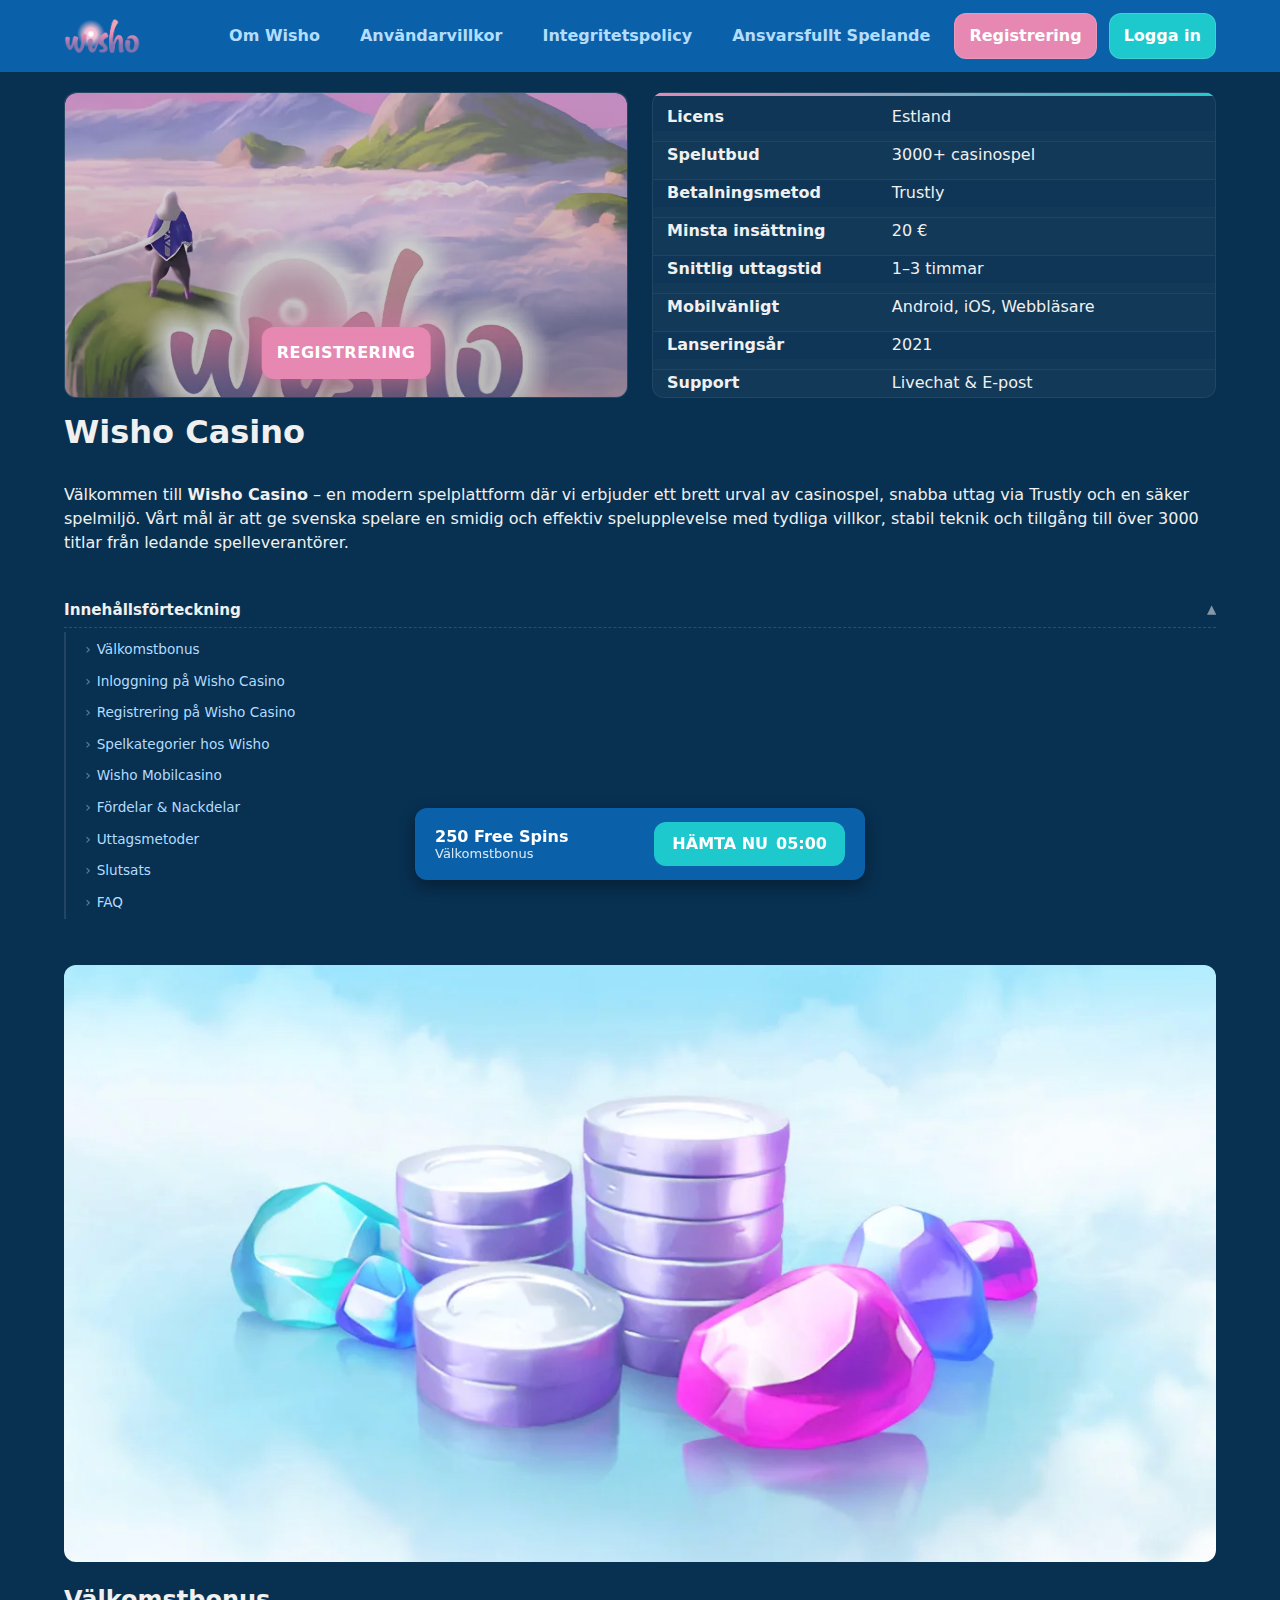
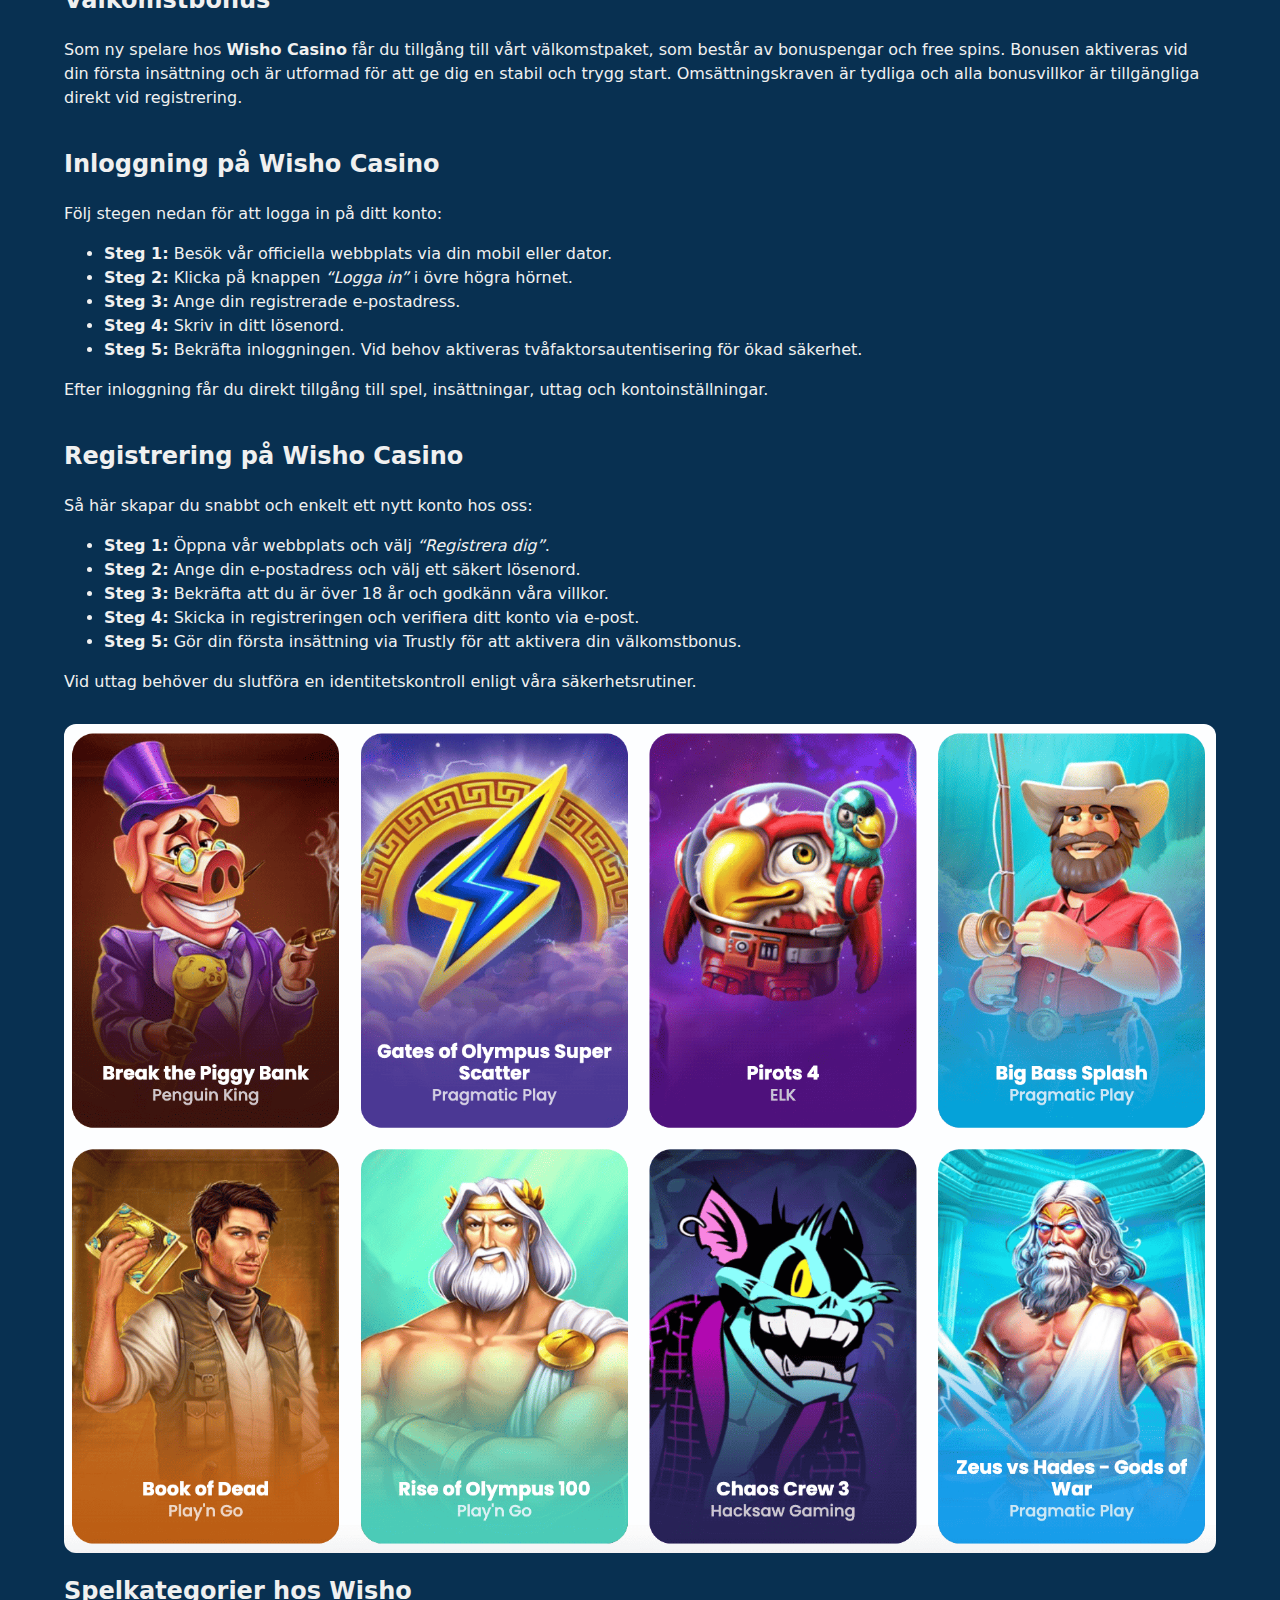
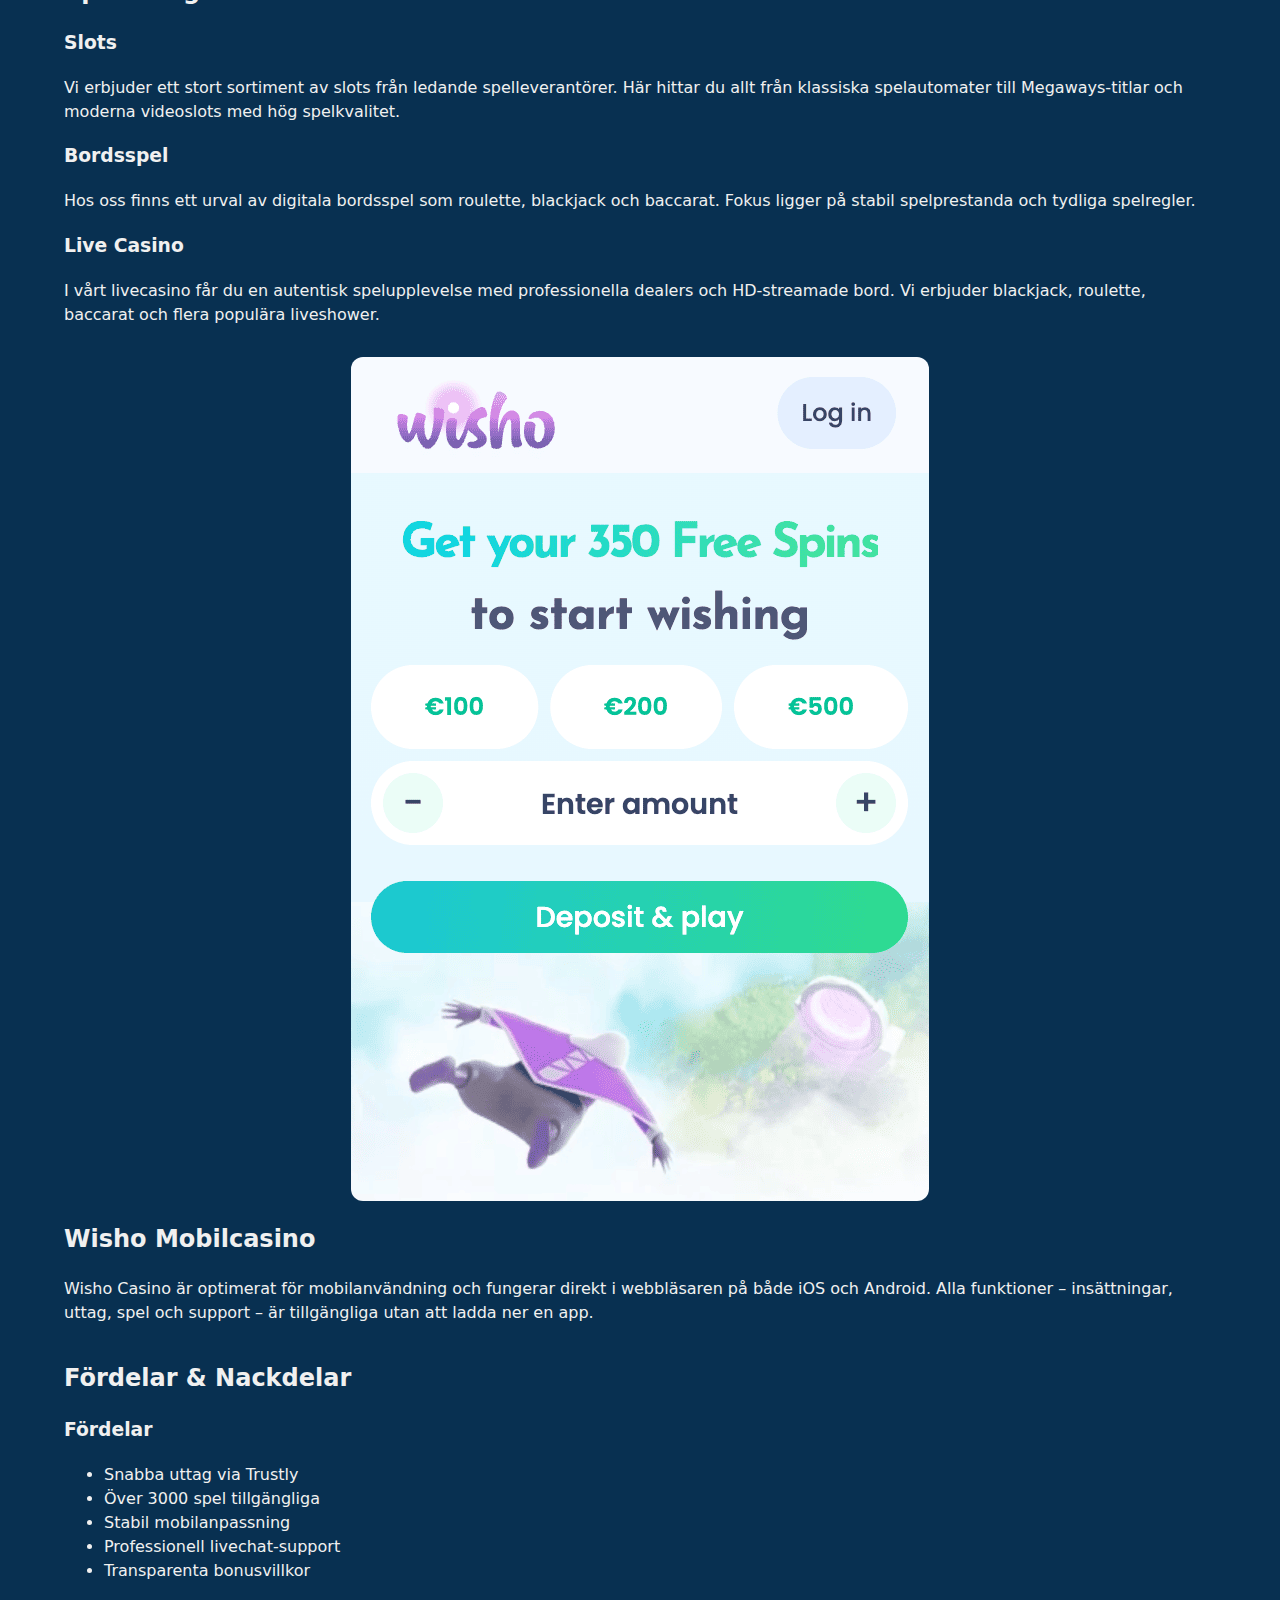
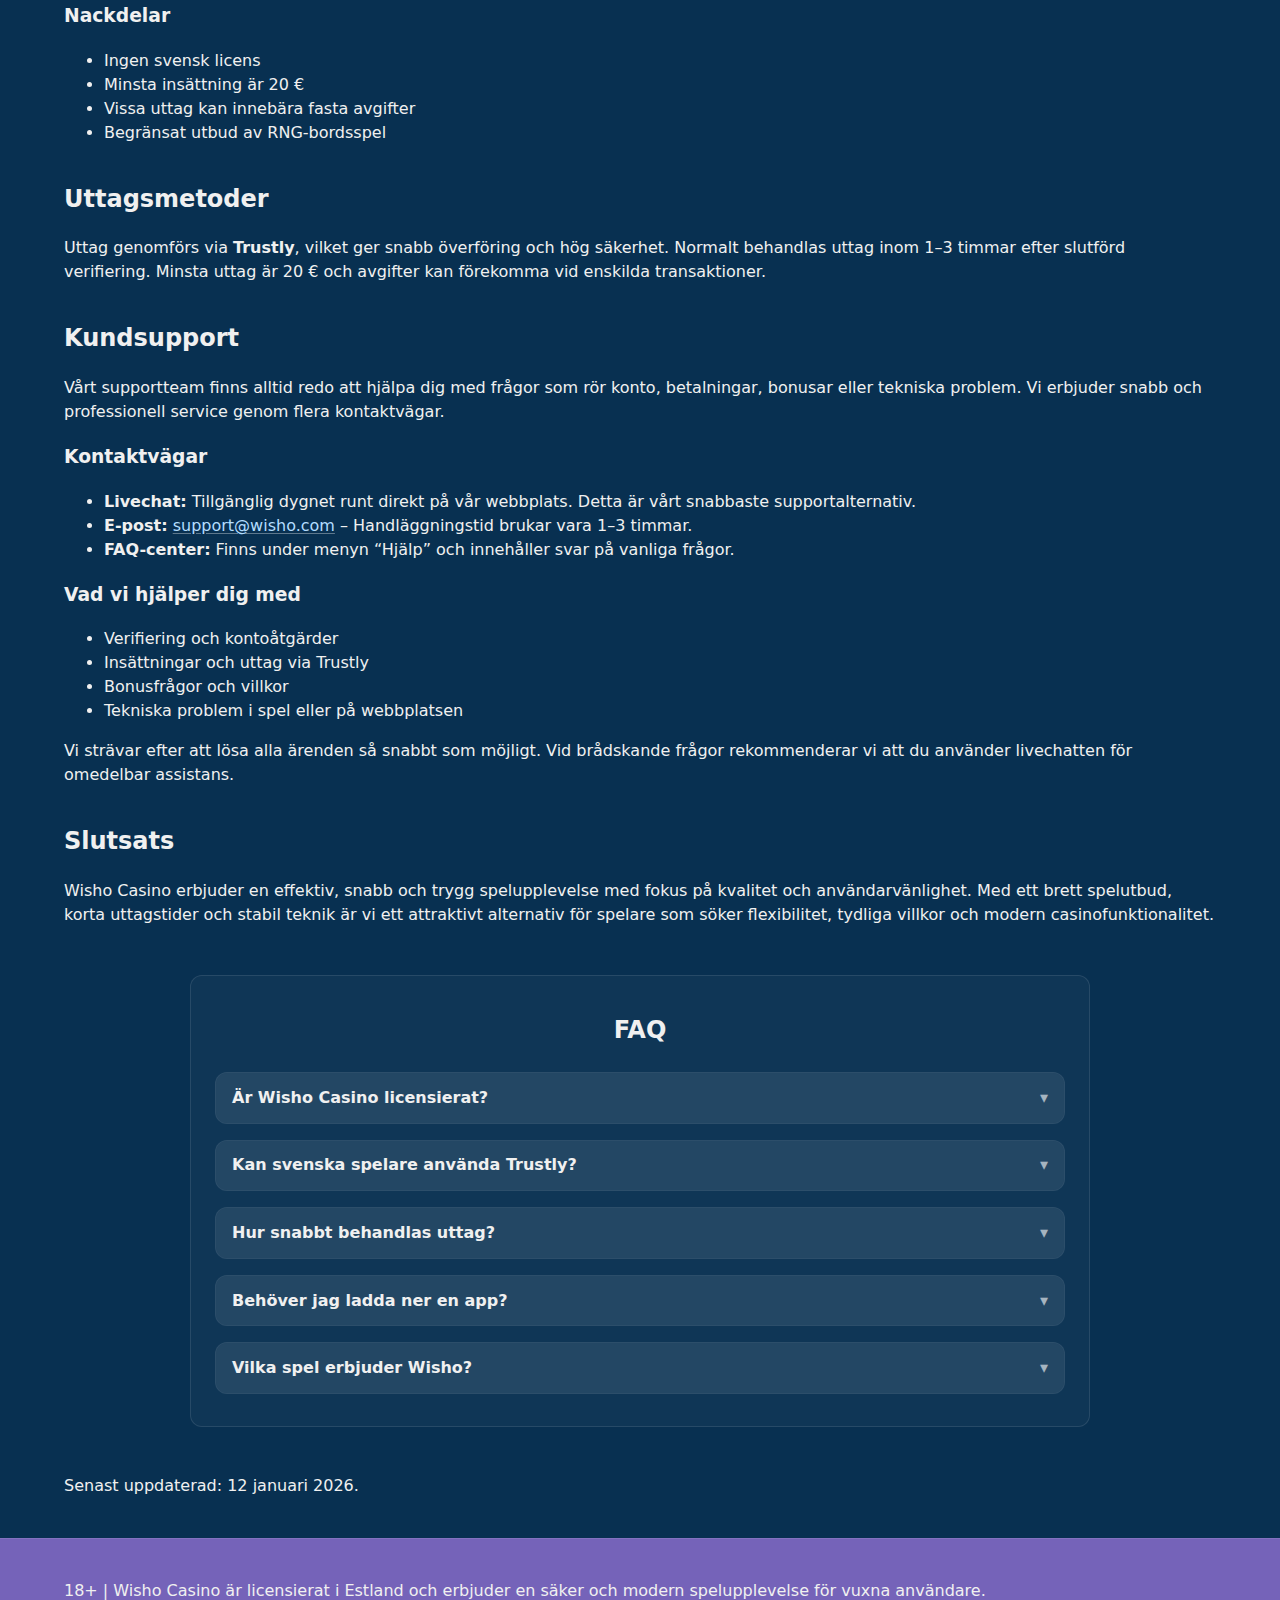
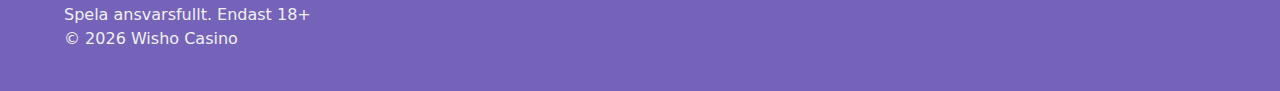
<file: index.html>
<!doctype html>
<html lang="sv-SE">
<head>
  <meta charset="utf-8"/>
  <meta name="viewport" content="width=device-width,initial-scale=1"/>
  <title>Wisho Casino – Välkomstbonus &amp; Snabba Uttag</title>
  <meta name="description" content="Wisho Casino erbjuder exklusiva bonusar, snabba uttag och ett brett utbud av spel. Spela med riktiga pengar, delta i live casino och njut av en trygg och snabb spelupplevelse. Registrera dig nu!"/>
  <meta name="robots" content="index, follow">
  <meta property="og:type" content="website"/>
  <meta property="og:locale" content="sv-SE"/>
  <meta property="og:title" content="Wisho Casino – Välkomstbonus &amp; Snabba Uttag"/>
  <meta property="og:description" content="Wisho Casino erbjuder exklusiva bonusar, snabba uttag och ett brett utbud av spel. Spela med riktiga pengar, delta i live casino och njut av en trygg och snabb spelupplevelse. Registrera dig nu!"/>
  <meta property="og:url" content="https://wishocasino.app/"/>
  <meta property="og:site_name" content="Wisho Casino – Välkomstbonus &amp; Snabba Uttag"/>
  <meta property="og:image" content="./assets/logo_wisho.webp"/>
  <meta name="twitter:card" content="summary_large_image"/>
  <meta name="twitter:title" content="Wisho Casino – Välkomstbonus &amp; Snabba Uttag"/>
  <meta name="twitter:description" content="Wisho Casino erbjuder exklusiva bonusar, snabba uttag och ett brett utbud av spel. Spela med riktiga pengar, delta i live casino och njut av en trygg och snabb spelupplevelse. Registrera dig nu!"/>
  <meta name="twitter:image" content="./assets/logo_wisho.webp"/>
  <link rel="stylesheet" href="./styles.css"/>
  
<link rel="icon" type="image/png" sizes="16x16" href="favicon/favicon-16x16.png">
<link rel="icon" type="image/png" sizes="32x32" href="favicon/favicon-32x32.png">
<link rel="icon" type="image/png" sizes="48x48" href="favicon/favicon-48x48.png">
<link rel="icon" type="image/png" sizes="64x64" href="favicon/favicon-64x64.png">
<link rel="icon" type="image/png" sizes="96x96" href="favicon/favicon-96x96.png">
<link rel="icon" type="image/png" sizes="128x128" href="favicon/favicon-128x128.png">
<link rel="icon" type="image/png" sizes="192x192" href="favicon/favicon-192x192.png">
<link rel="icon" type="image/png" sizes="512x512" href="favicon/favicon-512x512.png">
<link rel="apple-touch-icon" sizes="180x180" href="favicon/apple-touch-icon.png">
  <link rel="canonical" href="https://wishocasino.app/"/>
  <link rel="alternate" hreflang="sv-SE" href="https://wishocasino.app/"/>
  
  <script type="application/ld+json">
{
  "@context": "https://schema.org",
  "@graph": [
    {
      "@type": "WebPage",
      "@id": "https://wishocasino.app/#webpage",
      "url": "https://wishocasino.app/",
      "name": "Wisho Casino – Snabba Uttag & Trustly Betalningar",
      "headline": "Wisho Casino Sverige – Spela tryggt med Trustly & snabb registrering",
      "isPartOf": { "@id": "https://wishocasino.app/#website" },
      "about": { "@id": "https://wishocasino.app/#organization" },
      "primaryImageOfPage": { "@id": "https://wishocasino.app/#primaryimage" },
      "image": { "@id": "https://wishocasino.app/#primaryimage" },
      "thumbnailUrl": "https://wishocasino.app/assets/welcome-bonus.png",
      "description": "Välkommen till Wisho Casino – ett modernt onlinecasino med snabba Trustly-uttag, 3000+ spel och en trygg spelupplevelse för svenska spelare.",
      "breadcrumb": { "@id": "https://wishocasino.app/#breadcrumb" },
      "inLanguage": "sv-SE",
      "dateModified": "2026-01-12T00:00:00+00:00"
    },
    {
      "@type": "ImageObject",
      "@id": "https://wishocasino.app/#primaryimage",
      "inLanguage": "sv-SE",
      "url": "https://wishocasino.app/assets/welcome-bonus.png",
      "contentUrl": "https://wishocasino.app/assets/welcome-bonus.png",
      "caption": "Wisho Casino"
    },
    {
      "@type": "BreadcrumbList",
      "@id": "https://wishocasino.app/#breadcrumb",
      "itemListElement": [
        {
          "@type": "ListItem",
          "position": 1,
          "name": "Wisho Casino",
          "item": "https://wishocasino.app/"
        },
                {
          "@type": "ListItem",
          "position": 2,
          "name": "250 Free Spins",
          "item": "https://wishocasino.app/about"
        }

      ]
    },
    {
      "@type": "WebSite",
      "@id": "https://wishocasino.app/#website",
      "url": "https://wishocasino.app/",
      "name": "Wisho Casino",
      "alternateName": "Wisho Casino Sverige",
      "inLanguage": "sv-SE",
      "publisher": { "@id": "https://wishocasino.app/#organization" }
    },
    {
      "@type": "Organization",
      "@id": "https://wishocasino.app/#organization",
      "name": "Wisho Casino",
      "url": "https://wishocasino.app/",
      "logo": {
        "@type": "ImageObject",
        "@id": "https://wishocasino.app/#/schema/logo/image/",
        "inLanguage": "sv-SE",
        "url": "https://wishocasino.app/assets/logo.png",
        "contentUrl": "https://wishocasino.app/assets/logo.png",
        "caption": "Wisho Casino logo"
      },
      "image": { "@id": "https://wishocasino.app/#/schema/logo/image/" },
      "legalName": "Wisho Casino – Licensierat i Estland",
      "foundingDate": "2021",
      "contactPoint": [
        {
          "@type": "ContactPoint",
          "contactType": "kundsupport",
          "email": "support@wisho.com",
          "availableLanguage": ["sv", "en"]
        }
      ],
      "sameAs": [
        "https://www.gamcare.org.uk/",
        "https://www.gambleaware.org/",
        "https://www.gamblingtherapy.org/"
      ],
      "address": {
        "@type": "PostalAddress",
        "addressCountry": "SE"
      }
    },
    {
      "@type": "AggregateRating",
      "itemReviewed": { "@id": "https://wishocasino.app/#organization" },
      "ratingValue": "4.6",
      "bestRating": "5",
      "ratingCount": "295",
      "reviewCount": "72"
    },
    {
      "@type": "FAQPage",
      "@id": "https://wishocasino.app/#faq",
      "inLanguage": "sv-SE",
      "mainEntity": [
        {
          "@type": "Question",
          "name": "Är Wisho Casino licensierat?",
          "acceptedAnswer": {
            "@type": "Answer",
            "text": "Ja, Wisho Casino är licensierat i Estland och följer EU:s säkerhetsstandarder."
          }
        },
        {
          "@type": "Question",
          "name": "Kan svenska spelare använda Trustly?",
          "acceptedAnswer": {
            "@type": "Answer",
            "text": "Ja, insättningar och uttag via Trustly stöds fullt ut."
          }
        },
        {
          "@type": "Question",
          "name": "Hur snabbt behandlas uttag?",
          "acceptedAnswer": {
            "@type": "Answer",
            "text": "Uttag behandlas normalt inom 1–3 timmar efter verifiering."
          }
        },
        {
          "@type": "Question",
          "name": "Behöver jag ladda ner en app?",
          "acceptedAnswer": {
            "@type": "Answer",
            "text": "Nej, mobilversionen fungerar direkt i webbläsaren."
          }
        },
        {
          "@type": "Question",
          "name": "Vilka spel erbjuder Wisho?",
          "acceptedAnswer": {
            "@type": "Answer",
            "text": "Wisho erbjuder över 3000 spel inklusive slots, bordsspel och livecasino."
          }
        }
      ]
    }
  ]
}
</script>
</head>
<body>
<header class="site-header">
  <div class="container site-header__wrapper">
    <a href="./" class="site-header__logo" title="">
      <img src="./assets/logo_wisho.webp" title="" alt="" height="36"/>
    </a>

    <nav class="site-header__menu">
      <ul class="header-menu">
          <li><a href="./about">Om Wisho</a></li>
          <li><a href="./användarvillkor">Användarvillkor</a></li>
          <li><a href="./integritetspolicy">Integritetspolicy</a></li>
          <li><a href="./ansvarsfullt-spelande">Ansvarsfullt Spelande</a></li>
      </ul>
      <a rel="nofollow" class="site-header__button" href="./register" title="Registrering">
        Registrering
      </a>
      <a rel="nofollow" class="site-header__button site-header__button--register" href="./login" title="Logga in">
        Logga in
      </a>
    </nav>

    <button class="site-header__burger" aria-label="menu" aria-expanded="false">
      <span></span><span></span><span></span>
      <svg class="burger-x" width="24" height="24" viewBox="0 0 24 24" aria-hidden="true">
        <path d="M18.3 5.7a1 1 0 0 0-1.4-1.4L12 9.17 7.1 4.3A1 1 0 1 0 5.7 5.7L10.59 10.6 5.7 15.49a1 1 0 1 0 1.4 1.42L12 12.01l4.9 4.9a1 1 0 0 0 1.4-1.42L13.41 10.6 18.3 5.7Z" fill="#fff"/>
      </svg>
    </button>
  </div>
</header>

  <main class="site-main container">
    <section class="hero">
      <div class="game-hero">
<img src="assets/main_banner.webp" alt="Wisho casino">
</div>

  <a rel="nofollow" class="hero__btn" href="./register" title="Registrering">
    Registrering
  </a>
</section>


<section class="home-content">
  <h1 id="wisho-casino">Wisho Casino</h1>

<p>
Välkommen till <strong>Wisho Casino</strong> – en modern spelplattform där vi erbjuder ett brett urval av casinospel, snabba uttag via Trustly och en säker spelmiljö. Vårt mål är att ge svenska spelare en smidig och effektiv spelupplevelse med tydliga villkor, stabil teknik och tillgång till över 3000 titlar från ledande spelleverantörer.
</p>

<table>
  <tr><td>Licens</td><td>Estland</td></tr>
  <tr><td>Spelutbud</td><td>3000+ casinospel</td></tr>
  <tr><td>Betalningsmetod</td><td>Trustly</td></tr>
  <tr><td>Minsta insättning</td><td>20 €</td></tr>
  <tr><td>Snittlig uttagstid</td><td>1–3 timmar</td></tr>
  <tr><td>Mobilvänligt</td><td>Android, iOS, Webbläsare</td></tr>
  <tr><td>Lanseringsår</td><td>2021</td></tr>
  <tr><td>Support</td><td>Livechat & E-post</td></tr>
</table>

<details id="table-of-contents" open>
  <summary>Innehållsförteckning</summary>
  <ul>
    <li><a href="#welcome-bonus">Välkomstbonus</a></li>
    <li><a href="#login">Inloggning på Wisho Casino</a></li>
    <li><a href="#signup">Registrering på Wisho Casino</a></li>
    <li><a href="#games">Spelkategorier hos Wisho</a></li>
    <li><a href="#mobile-app">Wisho Mobilcasino</a></li>
    <li><a href="#pros-cons">Fördelar & Nackdelar</a></li>
    <li><a href="#withdrawals">Uttagsmetoder</a></li>
    <li><a href="#conclusion">Slutsats</a></li>
    <li><a href="#faq">FAQ</a></li>
  </ul>
</details>

<article id="article-wisho-casino">

  <section id="welcome-bonus">
<img src="assets/welcome-bonus.png" alt="">
    <h2>Välkomstbonus</h2>
    <p>
      Som ny spelare hos <strong>Wisho Casino</strong> får du tillgång till vårt välkomstpaket, som består av bonuspengar och free spins. Bonusen aktiveras vid din första insättning och är utformad för att ge dig en stabil och trygg start. Omsättningskraven är tydliga och alla bonusvillkor är tillgängliga direkt vid registrering.
    </p>
  </section>

<section id="login">
  <h2>Inloggning på Wisho Casino</h2>
  <p>Följ stegen nedan för att logga in på ditt konto:</p>

  <ul>
    <li><strong>Steg 1:</strong> Besök vår officiella webbplats via din mobil eller dator.</li>
    <li><strong>Steg 2:</strong> Klicka på knappen <em>“Logga in”</em> i övre högra hörnet.</li>
    <li><strong>Steg 3:</strong> Ange din registrerade e-postadress.</li>
    <li><strong>Steg 4:</strong> Skriv in ditt lösenord.</li>
    <li><strong>Steg 5:</strong> Bekräfta inloggningen. Vid behov aktiveras tvåfaktorsautentisering för ökad säkerhet.</li>
  </ul>

  <p>Efter inloggning får du direkt tillgång till spel, insättningar, uttag och kontoinställningar.</p>
</section>

<section id="signup">
  <h2>Registrering på Wisho Casino</h2>
  <p>Så här skapar du snabbt och enkelt ett nytt konto hos oss:</p>

  <ul>
    <li><strong>Steg 1:</strong> Öppna vår webbplats och välj <em>“Registrera dig”</em>.</li>
    <li><strong>Steg 2:</strong> Ange din e-postadress och välj ett säkert lösenord.</li>
    <li><strong>Steg 3:</strong> Bekräfta att du är över 18 år och godkänn våra villkor.</li>
    <li><strong>Steg 4:</strong> Skicka in registreringen och verifiera ditt konto via e-post.</li>
    <li><strong>Steg 5:</strong> Gör din första insättning via Trustly för att aktivera din välkomstbonus.</li>
  </ul>

  <p>Vid uttag behöver du slutföra en identitetskontroll enligt våra säkerhetsrutiner.</p>
</section>

  <section id="games">
<img src="assets/games.png" alt="Wisho games">
    <h2>Spelkategorier hos Wisho</h2>

    <h3>Slots</h3>
    <p>
      Vi erbjuder ett stort sortiment av slots från ledande spelleverantörer. Här hittar du allt från klassiska spelautomater till Megaways-titlar och moderna videoslots med hög spelkvalitet.
    </p>

    <h3>Bordsspel</h3>
    <p>
      Hos oss finns ett urval av digitala bordsspel som roulette, blackjack och baccarat. Fokus ligger på stabil spelprestanda och tydliga spelregler.
    </p>

    <h3>Live Casino</h3>
    <p>
      I vårt livecasino får du en autentisk spelupplevelse med professionella dealers och HD-streamade bord. Vi erbjuder blackjack, roulette, baccarat och flera populära liveshower.
    </p>
  </section>

  <section id="mobile-app">
<img src="assets/mobile.png" alt="Wisho Mobilcasino">
    <h2>Wisho Mobilcasino</h2>
    <p>
      Wisho Casino är optimerat för mobilanvändning och fungerar direkt i webbläsaren på både iOS och Android. Alla funktioner – insättningar, uttag, spel och support – är tillgängliga utan att ladda ner en app.
    </p>
  </section>

  <section id="pros-cons">
    <h2>Fördelar & Nackdelar</h2>

    <h3>Fördelar</h3>
    <ul>
      <li>Snabba uttag via Trustly</li>
      <li>Över 3000 spel tillgängliga</li>
      <li>Stabil mobilanpassning</li>
      <li>Professionell livechat-support</li>
      <li>Transparenta bonusvillkor</li>
    </ul>

    <h3>Nackdelar</h3>
    <ul>
      <li>Ingen svensk licens</li>
      <li>Minsta insättning är 20 €</li>
      <li>Vissa uttag kan innebära fasta avgifter</li>
      <li>Begränsat utbud av RNG-bordsspel</li>
    </ul>
  </section>

  <section id="withdrawals">
    <h2>Uttagsmetoder</h2>
    <p>
      Uttag genomförs via <strong>Trustly</strong>, vilket ger snabb överföring och hög säkerhet. Normalt behandlas uttag inom 1–3 timmar efter slutförd verifiering. Minsta uttag är 20 € och avgifter kan förekomma vid enskilda transaktioner.
    </p>
  </section>
<section id="support">
  <h2>Kundsupport</h2>

  <p>
    Vårt supportteam finns alltid redo att hjälpa dig med frågor som rör konto, betalningar, bonusar eller tekniska problem. Vi erbjuder snabb och professionell service genom flera kontaktvägar.
  </p>

  <h3>Kontaktvägar</h3>
  <ul>
    <li><strong>Livechat:</strong> Tillgänglig dygnet runt direkt på vår webbplats. Detta är vårt snabbaste supportalternativ.</li>
    <li><strong>E-post:</strong> <a href="mailto:support@wisho.com">support@wisho.com</a> – Handläggningstid brukar vara 1–3 timmar.</li>
    <li><strong>FAQ-center:</strong> Finns under menyn “Hjälp” och innehåller svar på vanliga frågor.</li>
  </ul>

  <h3>Vad vi hjälper dig med</h3>
  <ul>
    <li>Verifiering och kontoåtgärder</li>
    <li>Insättningar och uttag via Trustly</li>
    <li>Bonusfrågor och villkor</li>
    <li>Tekniska problem i spel eller på webbplatsen</li>
  </ul>

  <p>
    Vi strävar efter att lösa alla ärenden så snabbt som möjligt. Vid brådskande frågor rekommenderar vi att du använder livechatten för omedelbar assistans.
  </p>
</section>


  <section id="conclusion">
    <h2>Slutsats</h2>
    <p>
      Wisho Casino erbjuder en effektiv, snabb och trygg spelupplevelse med fokus på kvalitet och användarvänlighet. Med ett brett spelutbud, korta uttagstider och stabil teknik är vi ett attraktivt alternativ för spelare som söker flexibilitet, tydliga villkor och modern casinofunktionalitet.
    </p>
  </section>

<section id="faq">

  <h2>FAQ</h2>

  <div class="faq-item">
    <input type="checkbox" id="faq-1">
    <label for="faq-1">Är Wisho Casino licensierat?</label>
    <div class="faq-answer">
      <p>Ja, Wisho Casino är licensierat i Estland och följer EU:s säkerhetsstandarder.</p>
    </div>
  </div>

  <div class="faq-item">
    <input type="checkbox" id="faq-2">
    <label for="faq-2">Kan svenska spelare använda Trustly?</label>
    <div class="faq-answer">
      <p>Ja, insättningar och uttag via Trustly stöds fullt ut.</p>
    </div>
  </div>

  <div class="faq-item">
    <input type="checkbox" id="faq-3">
    <label for="faq-3">Hur snabbt behandlas uttag?</label>
    <div class="faq-answer">
      <p>Uttag behandlas normalt inom 1–3 timmar efter verifiering.</p>
    </div>
  </div>

  <div class="faq-item">
    <input type="checkbox" id="faq-4">
    <label for="faq-4">Behöver jag ladda ner en app?</label>
    <div class="faq-answer">
      <p>Nej, mobilversionen fungerar direkt i webbläsaren.</p>
    </div>
  </div>

  <div class="faq-item">
    <input type="checkbox" id="faq-5">
    <label for="faq-5">Vilka spel erbjuder Wisho?</label>
    <div class="faq-answer">
      <p>Vi erbjuder över 3000 spel inklusive slots, bordsspel och livecasino.</p>
    </div>
  </div>

</section>

</article>

<p><time datetime="2026-01-12">Senast uppdaterad: 12 januari 2026</time>.</p>
</section>

  </main>

  <footer class="site-footer">
    <div class="container">
      <p class="copyright">
        18+ | Wisho Casino är licensierat i Estland och erbjuder en säker och modern spelupplevelse för vuxna användare.<br>
Spela ansvarsfullt. Endast 18+<br>
© 2026 Wisho Casino<br>
      </p>
    </div>
  </footer>

<div class="bonus-float">
  <div class="bonus-float__info">
    <span class="bonus-float__title">250 Free Spins</span>
    <small class="bonus-float__note">Välkomstbonus</small>
  </div>
  <a href="./login" class="bonus-float__btn">
    Hämta nu <span id="bonus-timer">05:00</span>
  </a>
</div>

<script>
  (function(){
    let time = 300;
    const timerEl = document.getElementById('bonus-timer');

    function updateTimer() {
      const minutes = String(Math.floor(time / 60)).padStart(2, '0');
      const seconds = String(time % 60).padStart(2, '0');
      timerEl.textContent = `${minutes}:${seconds}`;

      if (time > 0) {
        time--;
      } else {
        clearInterval(timer);
        timerEl.textContent = "00:00";
      }
    }

    updateTimer();
    const timer = setInterval(updateTimer, 1000);
  })();

  (function () {
    const burger = document.querySelector('.site-header__burger');
    const menu = document.querySelector('.site-header__menu');
    const body = document.body;

    function toggleMenu() {
      const isOpen = menu.classList.toggle('open');
      burger.classList.toggle('active', isOpen);
      body.classList.toggle('menu-open', isOpen);
      burger.setAttribute('aria-expanded', isOpen ? 'true' : 'false');
    }

    burger.addEventListener('click', toggleMenu);
    document.addEventListener('keydown', (e) => {
      if (e.key === 'Escape' && menu.classList.contains('open')) toggleMenu();
    });
  })();
</script>

</body>
</html>
</file>
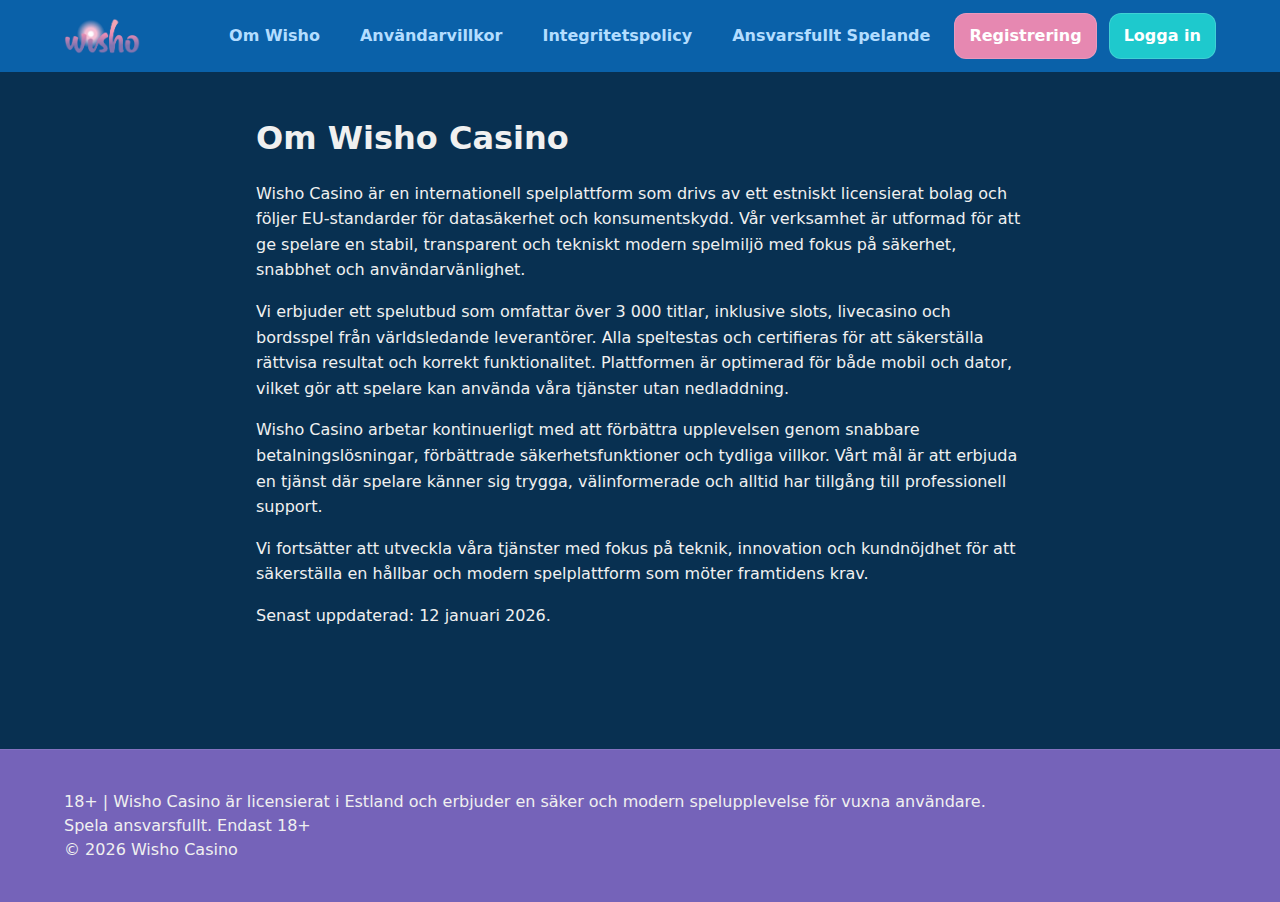
<file: about.html>
<!doctype html>
<html lang="sv-SE">
<head>
  <meta charset="utf-8"/>
  <meta name="viewport" content="width=device-width,initial-scale=1"/>
  <title>Wisho Casino – Om Wisho Casino</title>
  <meta name="description" content="Wisho Casino erbjuder över 3 000 spel, snabba betalningar och en trygg spelmiljö med EU-standarder för säkerhet och dataskydd."/>
  <meta name="robots" content="index, follow">
  <meta property="og:type" content="website"/>
  <meta property="og:locale" content="sv-SE"/>
  <meta property="og:title" content="Wisho Casino – Om Wisho Casino"/>
  <meta property="og:description" content="Wisho Casino erbjuder över 3 000 spel, snabba betalningar och en trygg spelmiljö med EU-standarder för säkerhet och dataskydd."/>
  <meta property="og:url" content="https://wishocasino.app/about"/>
  <meta property="og:site_name" content="Wisho Casino – Välkomstbonus &amp; Snabba Uttag"/>
  <meta property="og:image" content="./assets/logo_wisho.webp"/>
  <meta name="twitter:card" content="summary_large_image"/>
  <meta name="twitter:title" content="Wisho Casino – Om Wisho Casino"/>
  <meta name="twitter:description" content="Wisho Casino erbjuder över 3 000 spel, snabba betalningar och en trygg spelmiljö med EU-standarder för säkerhet och dataskydd."/>
  <meta name="twitter:image" content="./assets/logo_wisho.webp"/>
  <link rel="stylesheet" href="./styles.css"/>
  
<link rel="icon" type="image/png" sizes="16x16" href="favicon/favicon-16x16.png">
<link rel="icon" type="image/png" sizes="32x32" href="favicon/favicon-32x32.png">
<link rel="icon" type="image/png" sizes="48x48" href="favicon/favicon-48x48.png">
<link rel="icon" type="image/png" sizes="64x64" href="favicon/favicon-64x64.png">
<link rel="icon" type="image/png" sizes="96x96" href="favicon/favicon-96x96.png">
<link rel="icon" type="image/png" sizes="128x128" href="favicon/favicon-128x128.png">
<link rel="icon" type="image/png" sizes="192x192" href="favicon/favicon-192x192.png">
<link rel="icon" type="image/png" sizes="512x512" href="favicon/favicon-512x512.png">
<link rel="apple-touch-icon" sizes="180x180" href="favicon/apple-touch-icon.png">
  <link rel="canonical" href="https://wishocasino.app/about"/>
  
  
</head>
<body>
<header class="site-header">
  <div class="container site-header__wrapper">
    <a href="./" class="site-header__logo" title="">
      <img src="./assets/logo_wisho.webp" title="" alt="" height="36"/>
    </a>

    <nav class="site-header__menu">
      <ul class="header-menu">
          <li><a href="./about">Om Wisho</a></li>
          <li><a href="./användarvillkor">Användarvillkor</a></li>
          <li><a href="./integritetspolicy">Integritetspolicy</a></li>
          <li><a href="./ansvarsfullt-spelande">Ansvarsfullt Spelande</a></li>
      </ul>
      <a rel="nofollow" class="site-header__button" href="./register" title="Registrering">
        Registrering
      </a>
      <a rel="nofollow" class="site-header__button site-header__button--register" href="./login" title="Logga in">
        Logga in
      </a>
    </nav>

    <button class="site-header__burger" aria-label="menu" aria-expanded="false">
      <span></span><span></span><span></span>
      <svg class="burger-x" width="24" height="24" viewBox="0 0 24 24" aria-hidden="true">
        <path d="M18.3 5.7a1 1 0 0 0-1.4-1.4L12 9.17 7.1 4.3A1 1 0 1 0 5.7 5.7L10.59 10.6 5.7 15.49a1 1 0 1 0 1.4 1.42L12 12.01l4.9 4.9a1 1 0 0 0 1.4-1.42L13.41 10.6 18.3 5.7Z" fill="#fff"/>
      </svg>
    </button>
  </div>
</header>

  <main class="site-main container">
    <div class="generic-page">
  <h1>Om Wisho Casino</h1>

<p>
Wisho Casino är en internationell spelplattform som drivs av ett estniskt licensierat bolag och följer EU-standarder för datasäkerhet och konsumentskydd. Vår verksamhet är utformad för att ge spelare en stabil, transparent och tekniskt modern spelmiljö med fokus på säkerhet, snabbhet och användarvänlighet.
</p>

<p>
Vi erbjuder ett spelutbud som omfattar över 3 000 titlar, inklusive slots, livecasino och bordsspel från världsledande leverantörer. Alla speltestas och certifieras för att säkerställa rättvisa resultat och korrekt funktionalitet. Plattformen är optimerad för både mobil och dator, vilket gör att spelare kan använda våra tjänster utan nedladdning.
</p>

<p>
Wisho Casino arbetar kontinuerligt med att förbättra upplevelsen genom snabbare betalningslösningar, förbättrade säkerhetsfunktioner och tydliga villkor. Vårt mål är att erbjuda en tjänst där spelare känner sig trygga, välinformerade och alltid har tillgång till professionell support.
</p>

<p>
Vi fortsätter att utveckla våra tjänster med fokus på teknik, innovation och kundnöjdhet för att säkerställa en hållbar och modern spelplattform som möter framtidens krav.
</p>
<p><time datetime="2026-01-12">Senast uppdaterad: 12 januari 2026</time>.</p>

</div>

  </main>

  <footer class="site-footer">
    <div class="container">
      <p class="copyright">
        18+ | Wisho Casino är licensierat i Estland och erbjuder en säker och modern spelupplevelse för vuxna användare.<br>
Spela ansvarsfullt. Endast 18+<br>
© 2026 Wisho Casino<br>
      </p>
    </div>
  </footer>


<script>
  (function(){
    let time = 300;
    const timerEl = document.getElementById('bonus-timer');

    function updateTimer() {
      const minutes = String(Math.floor(time / 60)).padStart(2, '0');
      const seconds = String(time % 60).padStart(2, '0');
      timerEl.textContent = `${minutes}:${seconds}`;

      if (time > 0) {
        time--;
      } else {
        clearInterval(timer);
        timerEl.textContent = "00:00";
      }
    }

    updateTimer();
    const timer = setInterval(updateTimer, 1000);
  })();

  (function () {
    const burger = document.querySelector('.site-header__burger');
    const menu = document.querySelector('.site-header__menu');
    const body = document.body;

    function toggleMenu() {
      const isOpen = menu.classList.toggle('open');
      burger.classList.toggle('active', isOpen);
      body.classList.toggle('menu-open', isOpen);
      burger.setAttribute('aria-expanded', isOpen ? 'true' : 'false');
    }

    burger.addEventListener('click', toggleMenu);
    document.addEventListener('keydown', (e) => {
      if (e.key === 'Escape' && menu.classList.contains('open')) toggleMenu();
    });
  })();
</script>

</body>
</html>
</file>
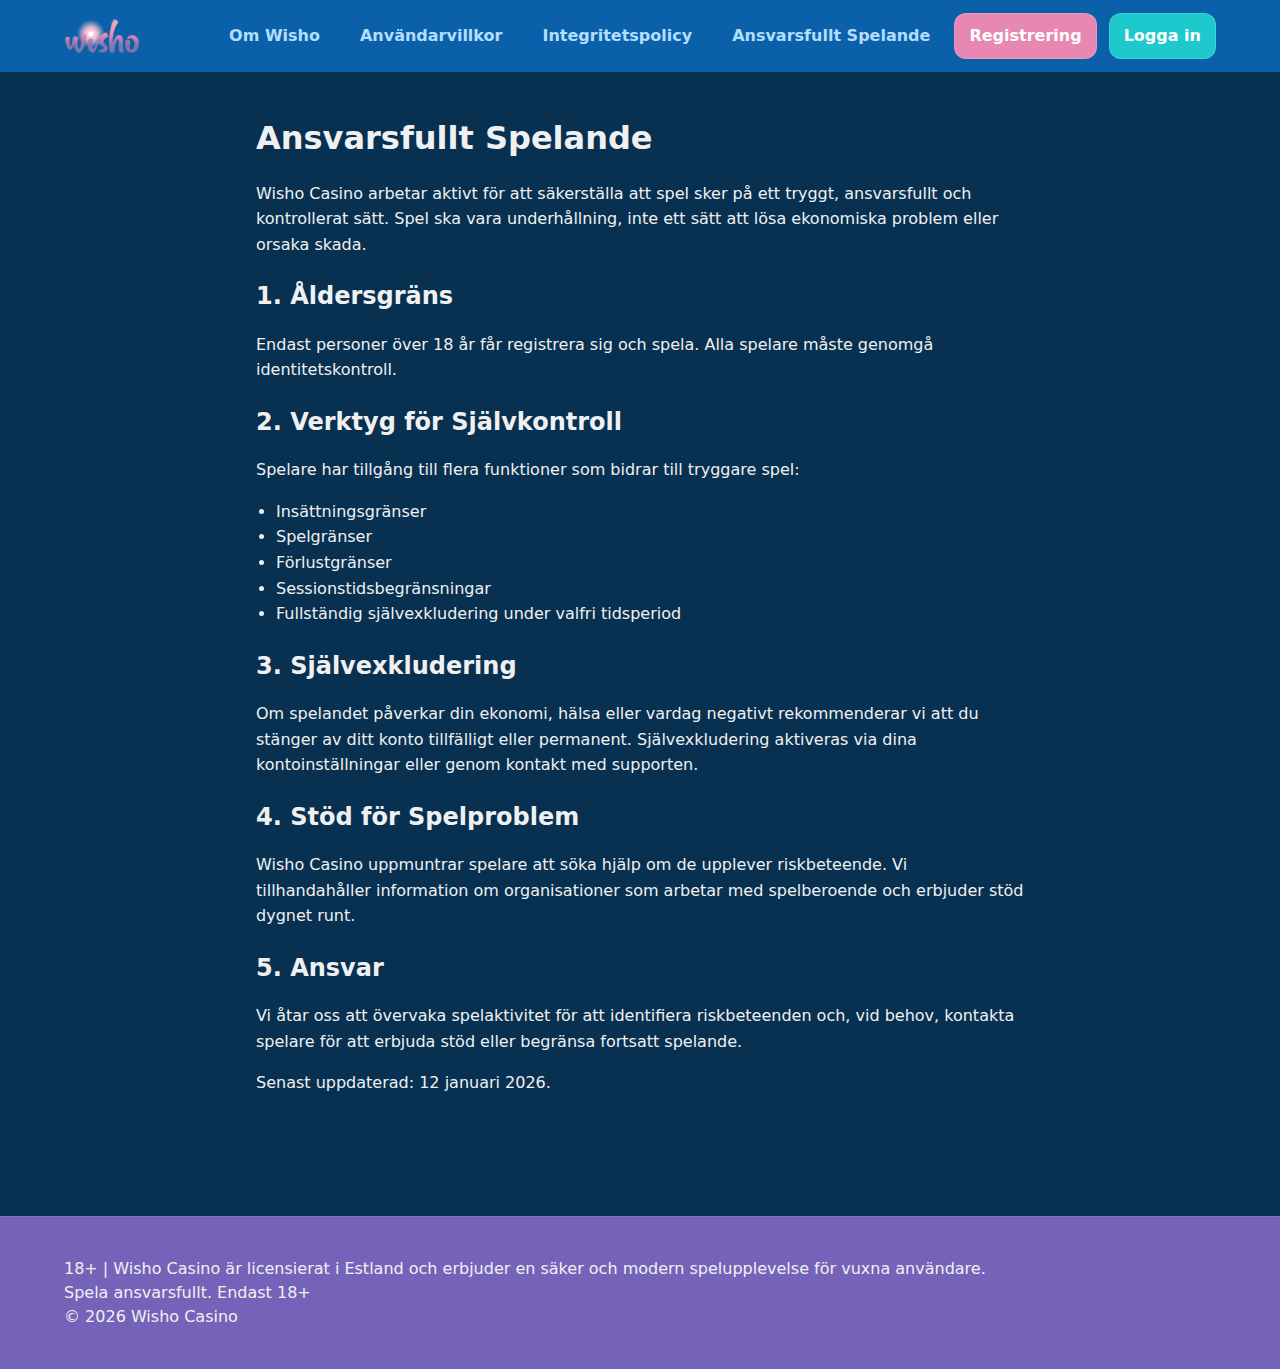
<file: ansvarsfullt-spelande.html>
<!doctype html>
<html lang="sv-SE">
<head>
  <meta charset="utf-8"/>
  <meta name="viewport" content="width=device-width,initial-scale=1"/>
  <title>Wisho Casino – Ansvarsfullt Spelande</title>
  <meta name="description" content="Wisho Casino främjar ansvarsfullt spelande med gränser, självexkludering och stödverktyg för att säkerställa ett tryggt och kontrollerat spelande."/>
  <meta name="robots" content="index, follow">
  <meta property="og:type" content="website"/>
  <meta property="og:locale" content="sv-SE"/>
  <meta property="og:title" content="Wisho Casino – Ansvarsfullt Spelande"/>
  <meta property="og:description" content="Wisho Casino främjar ansvarsfullt spelande med gränser, självexkludering och stödverktyg för att säkerställa ett tryggt och kontrollerat spelande."/>
  <meta property="og:url" content="https://wishocasino.app/ansvarsfullt-spelande"/>
  <meta property="og:site_name" content="Wisho Casino – Välkomstbonus &amp; Snabba Uttag"/>
  <meta property="og:image" content="./assets/logo_wisho.webp"/>
  <meta name="twitter:card" content="summary_large_image"/>
  <meta name="twitter:title" content="Wisho Casino – Ansvarsfullt Spelande"/>
  <meta name="twitter:description" content="Wisho Casino främjar ansvarsfullt spelande med gränser, självexkludering och stödverktyg för att säkerställa ett tryggt och kontrollerat spelande."/>
  <meta name="twitter:image" content="./assets/logo_wisho.webp"/>
  <link rel="stylesheet" href="./styles.css"/>
  
<link rel="icon" type="image/png" sizes="16x16" href="favicon/favicon-16x16.png">
<link rel="icon" type="image/png" sizes="32x32" href="favicon/favicon-32x32.png">
<link rel="icon" type="image/png" sizes="48x48" href="favicon/favicon-48x48.png">
<link rel="icon" type="image/png" sizes="64x64" href="favicon/favicon-64x64.png">
<link rel="icon" type="image/png" sizes="96x96" href="favicon/favicon-96x96.png">
<link rel="icon" type="image/png" sizes="128x128" href="favicon/favicon-128x128.png">
<link rel="icon" type="image/png" sizes="192x192" href="favicon/favicon-192x192.png">
<link rel="icon" type="image/png" sizes="512x512" href="favicon/favicon-512x512.png">
<link rel="apple-touch-icon" sizes="180x180" href="favicon/apple-touch-icon.png">
  <link rel="canonical" href="https://wishocasino.app/ansvarsfullt-spelande"/>
  
  
</head>
<body>
<header class="site-header">
  <div class="container site-header__wrapper">
    <a href="./" class="site-header__logo" title="">
      <img src="./assets/logo_wisho.webp" title="" alt="" height="36"/>
    </a>

    <nav class="site-header__menu">
      <ul class="header-menu">
          <li><a href="./about">Om Wisho</a></li>
          <li><a href="./användarvillkor">Användarvillkor</a></li>
          <li><a href="./integritetspolicy">Integritetspolicy</a></li>
          <li><a href="./ansvarsfullt-spelande">Ansvarsfullt Spelande</a></li>
      </ul>
      <a rel="nofollow" class="site-header__button" href="./register" title="Registrering">
        Registrering
      </a>
      <a rel="nofollow" class="site-header__button site-header__button--register" href="./login" title="Logga in">
        Logga in
      </a>
    </nav>

    <button class="site-header__burger" aria-label="menu" aria-expanded="false">
      <span></span><span></span><span></span>
      <svg class="burger-x" width="24" height="24" viewBox="0 0 24 24" aria-hidden="true">
        <path d="M18.3 5.7a1 1 0 0 0-1.4-1.4L12 9.17 7.1 4.3A1 1 0 1 0 5.7 5.7L10.59 10.6 5.7 15.49a1 1 0 1 0 1.4 1.42L12 12.01l4.9 4.9a1 1 0 0 0 1.4-1.42L13.41 10.6 18.3 5.7Z" fill="#fff"/>
      </svg>
    </button>
  </div>
</header>

  <main class="site-main container">
    <div class="generic-page">
  <h1>Ansvarsfullt Spelande</h1>

<p>
Wisho Casino arbetar aktivt för att säkerställa att spel sker på ett tryggt, ansvarsfullt och kontrollerat sätt. Spel ska vara underhållning, inte ett sätt att lösa ekonomiska problem eller orsaka skada.
</p>

<h2>1. Åldersgräns</h2>
<p>
Endast personer över 18 år får registrera sig och spela. Alla spelare måste genomgå identitetskontroll.
</p>

<h2>2. Verktyg för Självkontroll</h2>
<p>
Spelare har tillgång till flera funktioner som bidrar till tryggare spel:
</p>
<ul>
  <li>Insättningsgränser</li>
  <li>Spelgränser</li>
  <li>Förlustgränser</li>
  <li>Sessionstidsbegränsningar</li>
  <li>Fullständig självexkludering under valfri tidsperiod</li>
</ul>

<h2>3. Självexkludering</h2>
<p>
Om spelandet påverkar din ekonomi, hälsa eller vardag negativt rekommenderar vi att du stänger av ditt konto tillfälligt eller permanent. Självexkludering aktiveras via dina kontoinställningar eller genom kontakt med supporten.
</p>

<h2>4. Stöd för Spelproblem</h2>
<p>
Wisho Casino uppmuntrar spelare att söka hjälp om de upplever riskbeteende. Vi tillhandahåller information om organisationer som arbetar med spelberoende och erbjuder stöd dygnet runt.
</p>

<h2>5. Ansvar</h2>
<p>
Vi åtar oss att övervaka spelaktivitet för att identifiera riskbeteenden och, vid behov, kontakta spelare för att erbjuda stöd eller begränsa fortsatt spelande.
</p>
<p><time datetime="2026-01-12">Senast uppdaterad: 12 januari 2026</time>.</p>

</div>

  </main>

  <footer class="site-footer">
    <div class="container">
      <p class="copyright">
        18+ | Wisho Casino är licensierat i Estland och erbjuder en säker och modern spelupplevelse för vuxna användare.<br>
Spela ansvarsfullt. Endast 18+<br>
© 2026 Wisho Casino<br>
      </p>
    </div>
  </footer>


<script>
  (function(){
    let time = 300;
    const timerEl = document.getElementById('bonus-timer');

    function updateTimer() {
      const minutes = String(Math.floor(time / 60)).padStart(2, '0');
      const seconds = String(time % 60).padStart(2, '0');
      timerEl.textContent = `${minutes}:${seconds}`;

      if (time > 0) {
        time--;
      } else {
        clearInterval(timer);
        timerEl.textContent = "00:00";
      }
    }

    updateTimer();
    const timer = setInterval(updateTimer, 1000);
  })();

  (function () {
    const burger = document.querySelector('.site-header__burger');
    const menu = document.querySelector('.site-header__menu');
    const body = document.body;

    function toggleMenu() {
      const isOpen = menu.classList.toggle('open');
      burger.classList.toggle('active', isOpen);
      body.classList.toggle('menu-open', isOpen);
      burger.setAttribute('aria-expanded', isOpen ? 'true' : 'false');
    }

    burger.addEventListener('click', toggleMenu);
    document.addEventListener('keydown', (e) => {
      if (e.key === 'Escape' && menu.classList.contains('open')) toggleMenu();
    });
  })();
</script>

</body>
</html>
</file>
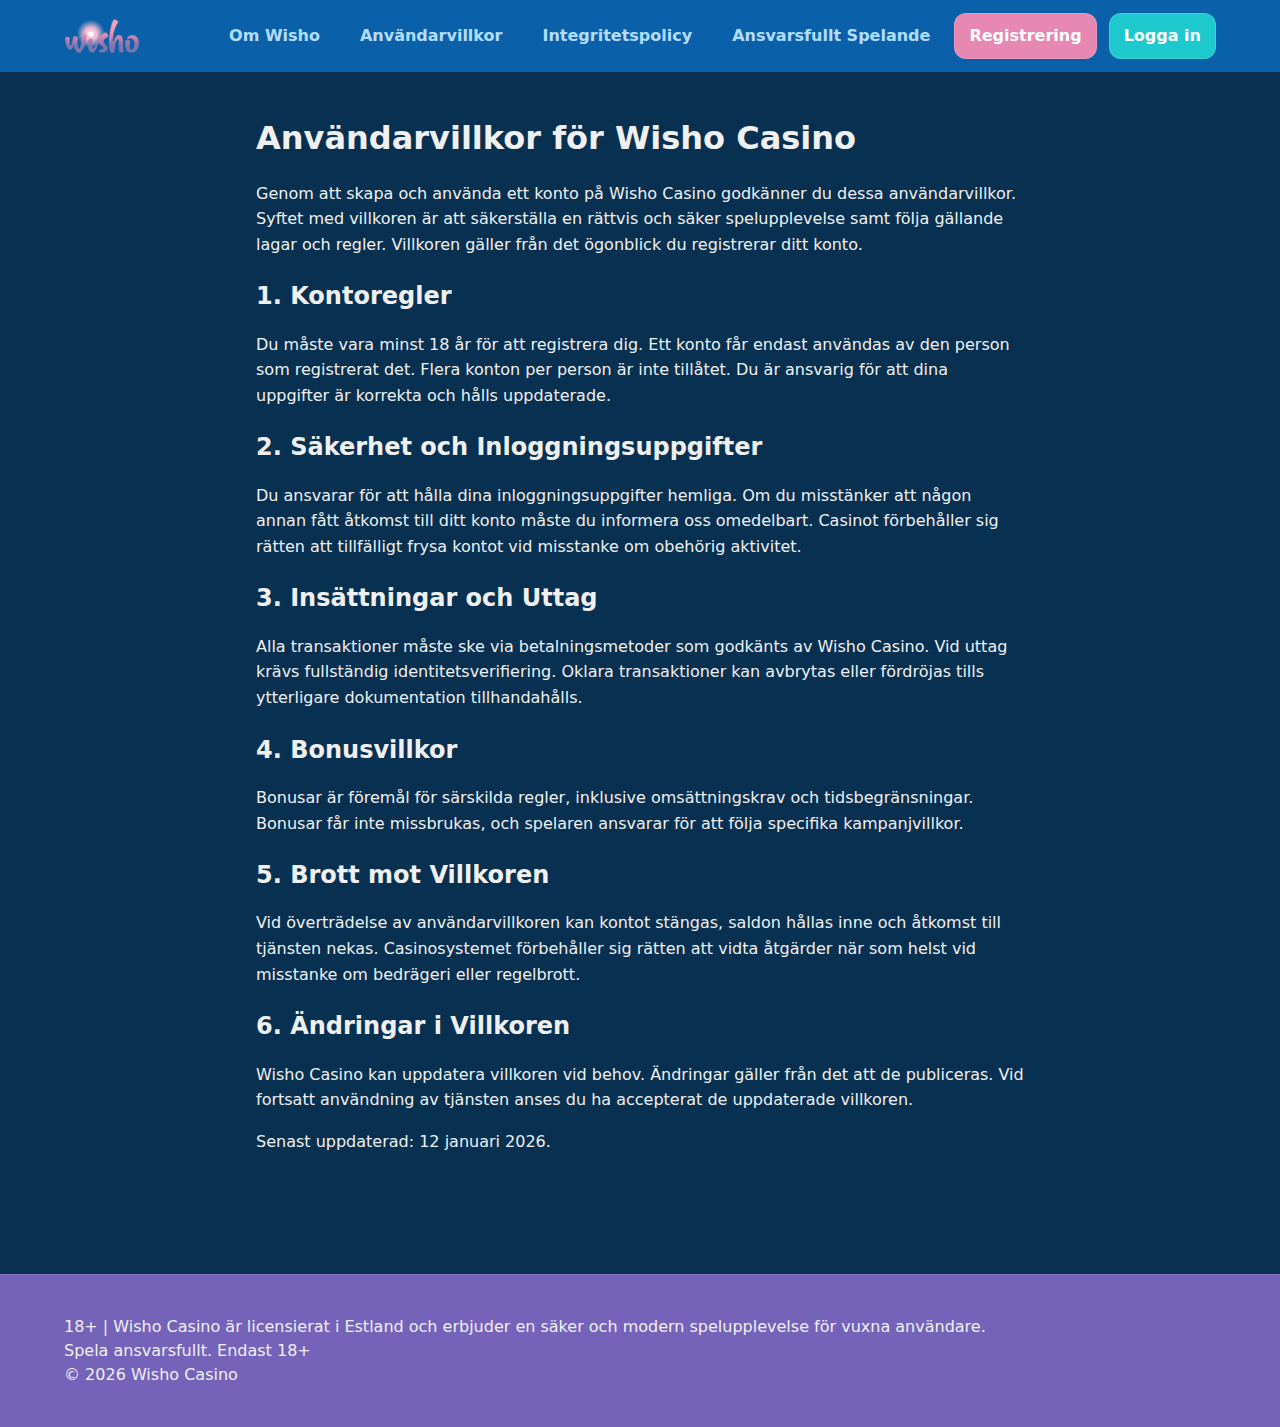
<file: användarvillkor.html>
<!doctype html>
<html lang="sv-SE">
<head>
  <meta charset="utf-8"/>
  <meta name="viewport" content="width=device-width,initial-scale=1"/>
  <title>Wisho Casino – Användarvillkor</title>
  <meta name="description" content="Läs Wisho Casinos användarvillkor för konton, betalningar, bonusar och säkerhet. Klara regler som skyddar spelare och säkerställer rättvist spel."/>
  <meta name="robots" content="index, follow">
  <meta property="og:type" content="website"/>
  <meta property="og:locale" content="sv-SE"/>
  <meta property="og:title" content="Wisho Casino – Användarvillkor"/>
  <meta property="og:description" content="Läs Wisho Casinos användarvillkor för konton, betalningar, bonusar och säkerhet. Klara regler som skyddar spelare och säkerställer rättvist spel."/>
  <meta property="og:url" content="https://wishocasino.app/användarvillkor"/>
  <meta property="og:site_name" content="Wisho Casino – Välkomstbonus &amp; Snabba Uttag"/>
  <meta property="og:image" content="./assets/logo_wisho.webp"/>
  <meta name="twitter:card" content="summary_large_image"/>
  <meta name="twitter:title" content="Wisho Casino – Användarvillkor"/>
  <meta name="twitter:description" content="Läs Wisho Casinos användarvillkor för konton, betalningar, bonusar och säkerhet. Klara regler som skyddar spelare och säkerställer rättvist spel."/>
  <meta name="twitter:image" content="./assets/logo_wisho.webp"/>
  <link rel="stylesheet" href="./styles.css"/>
  
<link rel="icon" type="image/png" sizes="16x16" href="favicon/favicon-16x16.png">
<link rel="icon" type="image/png" sizes="32x32" href="favicon/favicon-32x32.png">
<link rel="icon" type="image/png" sizes="48x48" href="favicon/favicon-48x48.png">
<link rel="icon" type="image/png" sizes="64x64" href="favicon/favicon-64x64.png">
<link rel="icon" type="image/png" sizes="96x96" href="favicon/favicon-96x96.png">
<link rel="icon" type="image/png" sizes="128x128" href="favicon/favicon-128x128.png">
<link rel="icon" type="image/png" sizes="192x192" href="favicon/favicon-192x192.png">
<link rel="icon" type="image/png" sizes="512x512" href="favicon/favicon-512x512.png">
<link rel="apple-touch-icon" sizes="180x180" href="favicon/apple-touch-icon.png">
  <link rel="canonical" href="https://wishocasino.app/användarvillkor"/>
  
  
</head>
<body>
<header class="site-header">
  <div class="container site-header__wrapper">
    <a href="./" class="site-header__logo" title="">
      <img src="./assets/logo_wisho.webp" title="" alt="" height="36"/>
    </a>

    <nav class="site-header__menu">
      <ul class="header-menu">
          <li><a href="./about">Om Wisho</a></li>
          <li><a href="./användarvillkor">Användarvillkor</a></li>
          <li><a href="./integritetspolicy">Integritetspolicy</a></li>
          <li><a href="./ansvarsfullt-spelande">Ansvarsfullt Spelande</a></li>
      </ul>
      <a rel="nofollow" class="site-header__button" href="./register" title="Registrering">
        Registrering
      </a>
      <a rel="nofollow" class="site-header__button site-header__button--register" href="./login" title="Logga in">
        Logga in
      </a>
    </nav>

    <button class="site-header__burger" aria-label="menu" aria-expanded="false">
      <span></span><span></span><span></span>
      <svg class="burger-x" width="24" height="24" viewBox="0 0 24 24" aria-hidden="true">
        <path d="M18.3 5.7a1 1 0 0 0-1.4-1.4L12 9.17 7.1 4.3A1 1 0 1 0 5.7 5.7L10.59 10.6 5.7 15.49a1 1 0 1 0 1.4 1.42L12 12.01l4.9 4.9a1 1 0 0 0 1.4-1.42L13.41 10.6 18.3 5.7Z" fill="#fff"/>
      </svg>
    </button>
  </div>
</header>

  <main class="site-main container">
    <div class="generic-page">
  <h1>Användarvillkor för Wisho Casino</h1>

<p>
Genom att skapa och använda ett konto på Wisho Casino godkänner du dessa användarvillkor. Syftet med villkoren är att säkerställa en rättvis och säker spelupplevelse samt följa gällande lagar och regler. Villkoren gäller från det ögonblick du registrerar ditt konto.
</p>

<h2>1. Kontoregler</h2>
<p>
Du måste vara minst 18 år för att registrera dig. Ett konto får endast användas av den person som registrerat det. Flera konton per person är inte tillåtet. Du är ansvarig för att dina uppgifter är korrekta och hålls uppdaterade.
</p>

<h2>2. Säkerhet och Inloggningsuppgifter</h2>
<p>
Du ansvarar för att hålla dina inloggningsuppgifter hemliga. Om du misstänker att någon annan fått åtkomst till ditt konto måste du informera oss omedelbart. Casinot förbehåller sig rätten att tillfälligt frysa kontot vid misstanke om obehörig aktivitet.
</p>

<h2>3. Insättningar och Uttag</h2>
<p>
Alla transaktioner måste ske via betalningsmetoder som godkänts av Wisho Casino. Vid uttag krävs fullständig identitetsverifiering. Oklara transaktioner kan avbrytas eller fördröjas tills ytterligare dokumentation tillhandahålls.
</p>

<h2>4. Bonusvillkor</h2>
<p>
Bonusar är föremål för särskilda regler, inklusive omsättningskrav och tidsbegränsningar. Bonusar får inte missbrukas, och spelaren ansvarar för att följa specifika kampanjvillkor.
</p>

<h2>5. Brott mot Villkoren</h2>
<p>
Vid överträdelse av användarvillkoren kan kontot stängas, saldon hållas inne och åtkomst till tjänsten nekas. Casinosystemet förbehåller sig rätten att vidta åtgärder när som helst vid misstanke om bedrägeri eller regelbrott.
</p>

<h2>6. Ändringar i Villkoren</h2>
<p>
Wisho Casino kan uppdatera villkoren vid behov. Ändringar gäller från det att de publiceras. Vid fortsatt användning av tjänsten anses du ha accepterat de uppdaterade villkoren.
</p>
<p><time datetime="2026-01-12">Senast uppdaterad: 12 januari 2026</time>.</p>

</div>

  </main>

  <footer class="site-footer">
    <div class="container">
      <p class="copyright">
        18+ | Wisho Casino är licensierat i Estland och erbjuder en säker och modern spelupplevelse för vuxna användare.<br>
Spela ansvarsfullt. Endast 18+<br>
© 2026 Wisho Casino<br>
      </p>
    </div>
  </footer>

<script>
  (function(){
    let time = 300;
    const timerEl = document.getElementById('bonus-timer');

    function updateTimer() {
      const minutes = String(Math.floor(time / 60)).padStart(2, '0');
      const seconds = String(time % 60).padStart(2, '0');
      timerEl.textContent = `${minutes}:${seconds}`;

      if (time > 0) {
        time--;
      } else {
        clearInterval(timer);
        timerEl.textContent = "00:00";
      }
    }

    updateTimer();
    const timer = setInterval(updateTimer, 1000);
  })();

  (function () {
    const burger = document.querySelector('.site-header__burger');
    const menu = document.querySelector('.site-header__menu');
    const body = document.body;

    function toggleMenu() {
      const isOpen = menu.classList.toggle('open');
      burger.classList.toggle('active', isOpen);
      body.classList.toggle('menu-open', isOpen);
      burger.setAttribute('aria-expanded', isOpen ? 'true' : 'false');
    }

    burger.addEventListener('click', toggleMenu);
    document.addEventListener('keydown', (e) => {
      if (e.key === 'Escape' && menu.classList.contains('open')) toggleMenu();
    });
  })();
</script>

</body>
</html>
</file>
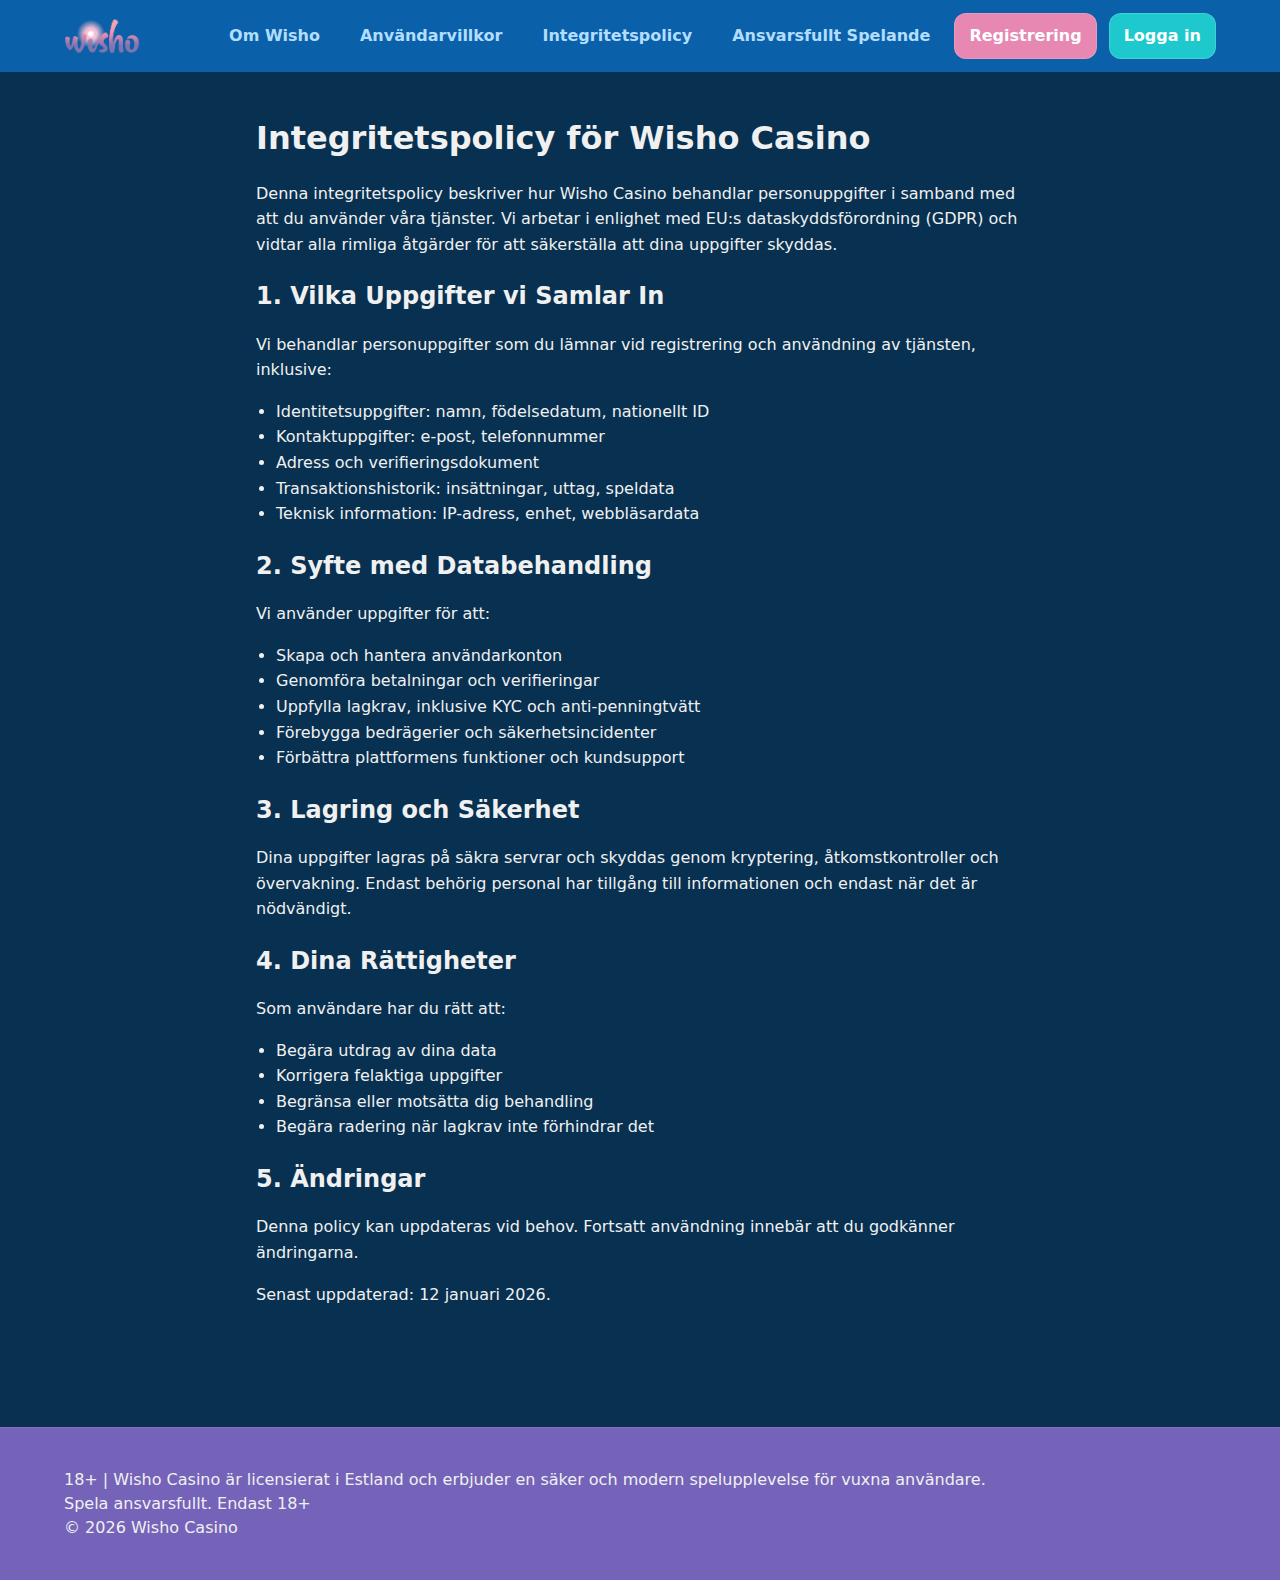
<file: integritetspolicy.html>
<!doctype html>
<html lang="sv-SE">
<head>
  <meta charset="utf-8"/>
  <meta name="viewport" content="width=device-width,initial-scale=1"/>
  <title>Wisho Casino – Integritetspolicy</title>
  <meta name="description" content="Wisho Casinos integritetspolicy förklarar hur vi samlar in, lagrar och skyddar personuppgifter enligt GDPR och högsta säkerhetskrav."/>
  <meta name="robots" content="index, follow">
  <meta property="og:type" content="website"/>
  <meta property="og:locale" content="sv-SE"/>
  <meta property="og:title" content="Wisho Casino – Integritetspolicy"/>
  <meta property="og:description" content="Wisho Casinos integritetspolicy förklarar hur vi samlar in, lagrar och skyddar personuppgifter enligt GDPR och högsta säkerhetskrav."/>
  <meta property="og:url" content="https://wishocasino.app/integritetspolicy"/>
  <meta property="og:site_name" content="Wisho Casino – Välkomstbonus &amp; Snabba Uttag"/>
  <meta property="og:image" content="./assets/logo_wisho.webp"/>
  <meta name="twitter:card" content="summary_large_image"/>
  <meta name="twitter:title" content="Wisho Casino – Integritetspolicy"/>
  <meta name="twitter:description" content="Wisho Casinos integritetspolicy förklarar hur vi samlar in, lagrar och skyddar personuppgifter enligt GDPR och högsta säkerhetskrav."/>
  <meta name="twitter:image" content="./assets/logo_wisho.webp"/>
  <link rel="stylesheet" href="./styles.css"/>
  
<link rel="icon" type="image/png" sizes="16x16" href="favicon/favicon-16x16.png">
<link rel="icon" type="image/png" sizes="32x32" href="favicon/favicon-32x32.png">
<link rel="icon" type="image/png" sizes="48x48" href="favicon/favicon-48x48.png">
<link rel="icon" type="image/png" sizes="64x64" href="favicon/favicon-64x64.png">
<link rel="icon" type="image/png" sizes="96x96" href="favicon/favicon-96x96.png">
<link rel="icon" type="image/png" sizes="128x128" href="favicon/favicon-128x128.png">
<link rel="icon" type="image/png" sizes="192x192" href="favicon/favicon-192x192.png">
<link rel="icon" type="image/png" sizes="512x512" href="favicon/favicon-512x512.png">
<link rel="apple-touch-icon" sizes="180x180" href="favicon/apple-touch-icon.png">
  <link rel="canonical" href="https://wishocasino.app/integritetspolicy"/>
  
  
</head>
<body>
<header class="site-header">
  <div class="container site-header__wrapper">
    <a href="./" class="site-header__logo" title="">
      <img src="./assets/logo_wisho.webp" title="" alt="" height="36"/>
    </a>

    <nav class="site-header__menu">
      <ul class="header-menu">
          <li><a href="./about">Om Wisho</a></li>
          <li><a href="./användarvillkor">Användarvillkor</a></li>
          <li><a href="./integritetspolicy">Integritetspolicy</a></li>
          <li><a href="./ansvarsfullt-spelande">Ansvarsfullt Spelande</a></li>
      </ul>
      <a rel="nofollow" class="site-header__button" href="./register" title="Registrering">
        Registrering
      </a>
      <a rel="nofollow" class="site-header__button site-header__button--register" href="./login" title="Logga in">
        Logga in
      </a>
    </nav>

    <button class="site-header__burger" aria-label="menu" aria-expanded="false">
      <span></span><span></span><span></span>
      <svg class="burger-x" width="24" height="24" viewBox="0 0 24 24" aria-hidden="true">
        <path d="M18.3 5.7a1 1 0 0 0-1.4-1.4L12 9.17 7.1 4.3A1 1 0 1 0 5.7 5.7L10.59 10.6 5.7 15.49a1 1 0 1 0 1.4 1.42L12 12.01l4.9 4.9a1 1 0 0 0 1.4-1.42L13.41 10.6 18.3 5.7Z" fill="#fff"/>
      </svg>
    </button>
  </div>
</header>

  <main class="site-main container">
    <div class="generic-page">
  <h1>Integritetspolicy för Wisho Casino</h1>

<p>
Denna integritetspolicy beskriver hur Wisho Casino behandlar personuppgifter i samband med att du använder våra tjänster. Vi arbetar i enlighet med EU:s dataskyddsförordning (GDPR) och vidtar alla rimliga åtgärder för att säkerställa att dina uppgifter skyddas.
</p>

<h2>1. Vilka Uppgifter vi Samlar In</h2>
<p>
Vi behandlar personuppgifter som du lämnar vid registrering och användning av tjänsten, inklusive:
</p>
<ul>
  <li>Identitetsuppgifter: namn, födelsedatum, nationellt ID</li>
  <li>Kontaktuppgifter: e-post, telefonnummer</li>
  <li>Adress och verifieringsdokument</li>
  <li>Transaktionshistorik: insättningar, uttag, speldata</li>
  <li>Teknisk information: IP-adress, enhet, webbläsardata</li>
</ul>

<h2>2. Syfte med Databehandling</h2>
<p>
Vi använder uppgifter för att:
</p>
<ul>
  <li>Skapa och hantera användarkonton</li>
  <li>Genomföra betalningar och verifieringar</li>
  <li>Uppfylla lagkrav, inklusive KYC och anti-penningtvätt</li>
  <li>Förebygga bedrägerier och säkerhetsincidenter</li>
  <li>Förbättra plattformens funktioner och kundsupport</li>
</ul>

<h2>3. Lagring och Säkerhet</h2>
<p>
Dina uppgifter lagras på säkra servrar och skyddas genom kryptering, åtkomstkontroller och övervakning. Endast behörig personal har tillgång till informationen och endast när det är nödvändigt.
</p>

<h2>4. Dina Rättigheter</h2>
<p>
Som användare har du rätt att:
</p>
<ul>
  <li>Begära utdrag av dina data</li>
  <li>Korrigera felaktiga uppgifter</li>
  <li>Begränsa eller motsätta dig behandling</li>
  <li>Begära radering när lagkrav inte förhindrar det</li>
</ul>

<h2>5. Ändringar</h2>
<p>
Denna policy kan uppdateras vid behov. Fortsatt användning innebär att du godkänner ändringarna.
</p>
<p><time datetime="2026-01-12">Senast uppdaterad: 12 januari 2026</time>.</p>

</div>

  </main>

  <footer class="site-footer">
    <div class="container">
      <p class="copyright">
        18+ | Wisho Casino är licensierat i Estland och erbjuder en säker och modern spelupplevelse för vuxna användare.<br>
Spela ansvarsfullt. Endast 18+<br>
© 2026 Wisho Casino<br>
      </p>
    </div>
  </footer>

<script>
  (function(){
    let time = 300;
    const timerEl = document.getElementById('bonus-timer');

    function updateTimer() {
      const minutes = String(Math.floor(time / 60)).padStart(2, '0');
      const seconds = String(time % 60).padStart(2, '0');
      timerEl.textContent = `${minutes}:${seconds}`;

      if (time > 0) {
        time--;
      } else {
        clearInterval(timer);
        timerEl.textContent = "00:00";
      }
    }

    updateTimer();
    const timer = setInterval(updateTimer, 1000);
  })();

  (function () {
    const burger = document.querySelector('.site-header__burger');
    const menu = document.querySelector('.site-header__menu');
    const body = document.body;

    function toggleMenu() {
      const isOpen = menu.classList.toggle('open');
      burger.classList.toggle('active', isOpen);
      body.classList.toggle('menu-open', isOpen);
      burger.setAttribute('aria-expanded', isOpen ? 'true' : 'false');
    }

    burger.addEventListener('click', toggleMenu);
    document.addEventListener('keydown', (e) => {
      if (e.key === 'Escape' && menu.classList.contains('open')) toggleMenu();
    });
  })();
</script>

</body>
</html>
</file>
<file: styles.css>
caption,td,th{padding:12px 14px;text-align:left}a,caption,table a{color:var(--link)}.hero__btn,a,table a{text-decoration:none}.reviews__form .field>*,.site-main.container>*{min-width:0}.bonus-float__btn,.hero__btn,thead th{text-transform:uppercase}#despre-inout,#faq{background:rgba(255,255,255,.03)}:root{--bg:#083051;--header:#0a61a9;--footer:#7563b9;--link:#b3ddff;--cta-play:#e688b1;--cta-reg:#1ec9cd;--radius:12px;--font:Inter,system-ui,Segoe UI,Roboto,Arial,sans-serif;--content-max:1200px;--text:#f0f0f0}.header-menu a,.site-header__button{border-radius:var(--radius);font-weight:600}*{box-sizing:border-box}body,html{height:100%;margin:0;padding:0}body{min-height:100vh;display:flex;flex-direction:column;background:var(--bg);color:var(--text);font-family:var(--font);line-height:1.5}.container{width:min(100%,var(--content-max));margin-inline:auto;padding-inline:clamp(12px,4vw,24px)}.site-header{background:var(--header);position:fixed;top:0;left:0;width:100%;z-index:100}.site-header__wrapper{display:flex;align-items:center;justify-content:space-between;height:72px}.site-header__logo img{display:block;height:36px;object-fit:contain}.hero>img,img{object-fit:cover}.site-header__menu{display:flex;gap:12px;align-items:center}.header-menu{display:flex;gap:16px;list-style:none;margin:0;padding:0}.header-menu a{padding:10px 12px;display:block;transition:transform .15s,background .2s,box-shadow .2s}.header-menu a:hover{background:rgba(255,255,255,.08);transform:translateY(-1px);box-shadow:0 4px 12px rgba(0,0,0,.15)}.site-header__button{padding:10px 14px;background:var(--cta-play);color:#fff;border:1px solid rgba(255,255,255,.15);transition:transform .15s,background .2s,box-shadow .2s,opacity .2s,filter .2s}.site-header__button--register{background:var(--cta-reg)}.site-header__button:hover{transform:translateY(-1px);box-shadow:0 6px 16px rgba(0,0,0,.25);filter:brightness(1.06)}.site-header__button:active{transform:translateY(0);box-shadow:0 2px 8px rgba(0,0,0,.18);filter:brightness(1)}.site-header__button:focus-visible{outline:rgba(255,255,255,.55) solid 2px;outline-offset:2px}.site-header__burger{display:none;background:0 0;border:0;cursor:pointer;z-index:60;position:relative;width:32px;height:32px}.site-header__burger span{display:block;width:22px;height:2px;background:#fff;margin:4px auto;border-radius:1px;transition:.3s}.site-header__burger .burger-x{display:none;position:absolute;inset:0;margin:auto}.site-header__burger.active span{opacity:0;transform:translateY(-4px)}.site-header__burger.active .burger-x{display:block}.mobile-menu{position:fixed;inset:0;background:linear-gradient(180deg,rgba(0,0,0,.35),rgba(0,0,0,.6)),var(--header);display:flex;justify-content:center;align-items:flex-start;transform:translateY(-100%);transition:transform .32s;z-index:55}.mobile-menu.open{transform:translateY(0)}.mobile-menu__inner{width:100%;max-width:720px;margin-top:8px;padding:20px clamp(12px,4vw,24px) 32px}.mobile-menu__header{display:flex;justify-content:center;align-items:center;margin-bottom:16px}.mobile-menu__logo img{display:block;height:32px}.mobile-menu__list{list-style:none;padding:0;margin:0;display:flex;flex-direction:column;gap:18px;align-items:center;text-align:center}.mobile-menu__list a{font-size:18px;display:inline-block;padding:10px 14px;border-radius:var(--radius);transition:transform .15s,background .2s,box-shadow .2s,opacity .2s;font-weight:600}.mobile-menu__list a:hover{background:rgba(255,255,255,.08);transform:translateY(-1px);box-shadow:0 6px 16px rgba(0,0,0,.25)}.site-main{padding-block:clamp(16px,3vw,24px);flex:1 0 auto;min-height:0;padding-top:92px}.page__title{margin:0 0 12px;font-size:28px}.page__body{background:rgba(255,255,255,.04);padding:16px;border:1px solid rgba(255,255,255,.08);border-radius:var(--radius)}.site-footer{background:var(--footer);border-top:1px solid rgba(255,255,255,.1);width:100%;padding-block:clamp(16px,3vw,24px);margin-top:auto;flex-shrink:0}.site-footer__copyright{margin:0;color:#cbd5e1;font-size:14px}.site-header__button:not(.site-header__button--register):not(:hover){animation:1.5s ease-in-out infinite shake}@keyframes shake{0%,100%,50%{transform:translateX(0)}10%{transform:translateX(-4px) rotate(-1.5deg)}20%{transform:translateX(4px) rotate(1.5deg)}30%{transform:translateX(-3px) rotate(-1deg)}40%{transform:translateX(3px) rotate(1deg)}}@media (prefers-reduced-motion:reduce){.header-menu a,.mobile-menu__list a,.site-header__button,table a{transition:none}.site-header__button:not(.site-header__button--register):not(:hover){animation:none}}.hero,.reviews>article{background:rgba(255,255,255,.04);overflow:hidden}body.menu-open{overflow:hidden}table{width:100%;border-collapse:separate;border-spacing:0;background:linear-gradient(90deg,var(--cta-play),var(--cta-reg)) top/100% 3px no-repeat,rgba(255,255,255,.03);border:1px solid rgba(255,255,255,.08);border-radius:var(--radius);overflow:hidden;margin:clamp(12px,2.5vw,20px) 0;font-size:clamp(14px,1.6vw,16px);display:block;overflow-x:auto;-webkit-overflow-scrolling:touch}.hero,.hero__btn{border-radius:var(--radius)}caption{caption-side:top;font-weight:700}thead th{background:linear-gradient(0deg,rgba(255,255,255,.04),rgba(255,255,255,.04)),var(--header);letter-spacing:.02em;font-size:.875em}td,th{border-bottom:1px solid rgba(255,255,255,.06);vertical-align:top;white-space:normal;word-break:break-word}tr:last-child td{border-bottom:0}tbody tr:nth-child(2n) td{background:rgba(255,255,255,.02)}tbody tr:hover td{background:rgba(255,255,255,.05)}tr>:first-child{font-weight:600;white-space:nowrap;width:40%}table a{border-bottom:1px dashed rgba(255,255,255,.25);transition:border-color .2s,opacity .2s}table a:hover{border-bottom-color:rgba(255,255,255,.6);opacity:.95}thead tr:first-child th:first-child{border-top-left-radius:calc(var(--radius))}thead tr:first-child th:last-child{border-top-right-radius:calc(var(--radius))}.hero{position:relative;width:100%;aspect-ratio:3/2;border:1px solid rgba(255,255,255,.08);margin-block:clamp(12px,3vw,24px);z-index:0}.hero::after,.hero>img,.hero__btn{position:absolute}.hero>img{inset:0;width:100%;height:100%}.home-content figure>img,.home-content img,.home-content table img,.reviews>article img,img{height:auto;display:block}.hero::after{content:"";inset:0;background:linear-gradient(0deg,rgba(0,0,0,.35),rgba(0,0,0,.15));opacity:.8;transition:opacity .3s;pointer-events:none;z-index:1}.hero__btn,.hero__btn::before,.image-play .play-btn{background:var(--cta-play)}.hero:hover>img{transform:scale(1.06);filter:saturate(1.05) contrast(1.05) brightness(.95)}.hero:hover::after{opacity:.65}.hero__btn{left:50%;bottom:clamp(12px,6%,28px);transform:translateX(-50%);display:inline-flex;align-items:center;justify-content:center;width:clamp(160px,30%,240px);max-width:70%;padding:14px 20px;color:#fff;font-weight:700;letter-spacing:.03em;border:0;box-shadow:0 12px 28px rgba(0,0,0,.35);isolation:isolate;transition:transform .2s,box-shadow .3s,filter .3s;z-index:10}.home-content img,img{border-radius:var(--radius)}.hero__btn::before{content:"";position:absolute;inset:-8px;border-radius:inherit;filter:blur(14px);opacity:.6;z-index:-1;transition:opacity .2s,filter .2s,transform .2s;animation:2.2s ease-in-out infinite featherPulse}@keyframes featherPulse{0%,100%{opacity:.6;filter:blur(14px)}50%{opacity:.85;filter:blur(18px)}}.hero__btn:hover{transform:translateX(-50%) translateY(-2px) scale(1.02);box-shadow:0 16px 40px rgba(0,0,0,.45)}.hero__btn:hover::before{opacity:.8;filter:blur(16px);transform:scale(1.02)}.hero__btn:active{transform:translateX(-50%) translateY(0) scale(.99);box-shadow:0 10px 20px rgba(0,0,0,.3)}.hero__btn:active::before{opacity:.5;filter:blur(12px);transform:scale(.995)}.hero__btn:focus-visible{outline:#fff solid 2px;outline-offset:3px}@media (min-width:901px){.site-main.container{display:block}.bonus-float{width:320px;left:auto;right:20px;transform:none;animation:3s ease-in-out infinite pulseScale}@supports selector(:has(*)){.site-main.container:has(.hero){--splitH:clamp(300px,34vh,500px);display:grid;grid-template-columns:1fr 1fr;grid-template-rows:var(--splitH) auto;column-gap:clamp(16px,2vw,24px);row-gap:clamp(8px,1.2vw,16px);align-items:start;min-height:0}.site-main.container:has(.hero) .hero{grid-column:1;grid-row:1;margin:0;height:var(--splitH);aspect-ratio:auto}.site-main.container:has(.hero) .hero>img{height:100%}.site-main.container:has(.hero) .home-content{display:contents}.site-main.container:has(.hero) .home-content table:first-of-type{grid-column:2;grid-row:1;height:var(--splitH);max-height:var(--splitH);margin:0;border-radius:var(--radius);overflow:auto;display:flex;flex-direction:column;min-height:0}.site-main.container:has(.hero) .home-content table:first-of-type thead{flex:0 0 auto}.site-main.container:has(.hero) .home-content table:first-of-type tbody{display:grid;grid-auto-rows:1fr;flex:1 1 auto;min-height:0}.site-main.container:has(.hero) .home-content table:first-of-type tbody tr{display:grid;grid-template-columns:0.4fr 0.6fr;align-items:center;min-height:0}.site-main.container:has(.hero) .home-content table:first-of-type tr>:first-child{width:auto}.site-main.container:has(.hero) .home-content>:not(table:first-of-type){grid-column:1/-1;margin-top:0}.site-main.container:has(.hero) .home-content>:not(table:first-of-type),.site-main.container:has(.hero) .home-content>:not(table:first-of-type) *{columns:initial!important;-webkit-columns:initial!important;column-count:1!important;column-width:auto!important;column-gap:normal!important;column-rule:none!important;break-inside:auto}}.reviews__form .field:first-of-type,.reviews__form .field:nth-of-type(2){grid-column:span 6}.reviews__form .field:nth-of-type(3){grid-column:1/-1}}@media (max-width:900px){.site-header__menu{position:fixed;inset:0;background:linear-gradient(180deg,rgba(0,0,0,.35),rgba(0,0,0,.6)),var(--header);display:flex;flex-direction:column;align-items:center;justify-content:center;padding:0 3px;transform:translateY(-100%);transition:transform .32s;z-index:55}.site-header__menu.open{transform:translateY(0)}.site-header__menu .header-menu{flex-direction:column;gap:3px;margin:0 0 3px;padding:0;list-style:none;width:100%;max-width:340px}.site-header__menu .header-menu a{display:block;width:100%;padding:10px 18px;border-radius:var(--radius);background:rgba(255,255,255,.08);text-align:center;font-size:20px;font-weight:600;transition:background .2s,transform .15s}.site-header__menu .header-menu a:hover{background:rgba(255,255,255,.15);transform:translateY(-1px)}.site-header__button{margin:3px 0;width:100%;max-width:340px;text-align:center;padding:12px 20px;font-size:20px}.site-header__burger{display:block}.site-main{padding-top:72px}@supports selector(:has(*)){.site-main.container:has(.hero){--splitH-m:clamp(240px,40vh,420px)}.site-main.container:has(.hero) .hero{height:var(--splitH-m);aspect-ratio:auto;margin-bottom:clamp(10px,2.5vw,16px)}.site-main.container:has(.hero) .hero>img{height:100%}.site-main.container:has(.hero) .home-content{display:contents}.site-main.container:has(.hero) .home-content table:first-of-type{display:table;width:100%;table-layout:fixed;height:var(--splitH-m);max-height:var(--splitH-m);overflow:auto;margin:0;border-radius:var(--radius)}.site-main.container:has(.hero) .home-content table:first-of-type thead{display:table-header-group}.site-main.container:has(.hero) .home-content table:first-of-type tbody{display:table-row-group}.site-main.container:has(.hero) .home-content table:first-of-type tr{display:table-row}.site-main.container:has(.hero) .home-content table:first-of-type td,.site-main.container:has(.hero) .home-content table:first-of-type th{display:table-cell;border-bottom:1px solid rgba(255,255,255,.06)}.site-main.container:has(.hero) .home-content table:first-of-type tr:last-child td{border-bottom:0}.site-main.container:has(.hero) .home-content table:first-of-type tbody tr:nth-child(2n) td{background:rgba(255,255,255,.02)}}}img{max-width:100%}.home-content img{max-width:100%;width:auto;margin:clamp(8px,1.2vw,14px) auto;object-fit:contain}.home-content img[height],.home-content img[width]{width:auto!important;height:auto!important;max-width:100%!important}.home-content table img{max-width:100%;margin:0 auto;object-fit:contain}.home-content figure{margin:clamp(10px,1.8vw,18px) auto}.home-content figure>img{width:100%}.home-content figcaption{text-align:center;font-size:14px;color:#cbd5e1;margin-top:6px}.generic-page{display:block;width:100%;max-width:800px;margin:0 auto;padding:0 16px 80px}.generic-page img:first-of-type{display:inline-block;width:auto;max-width:100%;margin:clamp(8px,1.2vw,14px) auto;border-radius:var(--radius);object-fit:contain}.generic-page h1,.generic-page h2,.generic-page h3,.generic-page ol,.generic-page p,.generic-page ul{line-height:1.6;color:var(--text);text-align:left;margin-bottom:16px}.generic-page ol,.generic-page ul{padding-left:20px}.reviews{display:grid;grid-template-columns:repeat(auto-fit,minmax(280px,1fr));gap:clamp(16px,3vw,28px);margin-block:clamp(16px,3vw,32px)}.reviews>h1{grid-column:1/-1;margin:0;font-size:clamp(22px,2.6vw,32px)}.reviews>article{border:1px solid rgba(255,255,255,.08);border-radius:var(--radius);padding:clamp(12px,2vw,16px);position:relative}.reviews>article::before{content:"“";position:absolute;top:-10px;left:10px;font-size:64px;line-height:1;color:rgba(255,255,255,.06);pointer-events:none}.reviews>article h2{margin:0 0 8px;font-size:clamp(16px,1.8vw,18px);color:#fff}.reviews>article p{margin:0;color:var(--text)}.reviews>article img{max-width:100%;margin-top:10px;border-radius:var(--radius)}.reviews__form{grid-column:1/-1;--card-pad:clamp(16px,2.4vw,22px);--field-gap:12px;display:grid;grid-template-columns:repeat(12,1fr);gap:clamp(12px,2vw,18px);padding:var(--card-pad);background:linear-gradient(135deg,rgba(255,255,255,.06),rgba(255,255,255,.03)),rgba(255,255,255,.02);border:1px solid rgba(255,255,255,.1);border-radius:var(--radius);box-shadow:0 10px 30px rgba(0,0,0,.25)}.btn-submit,.stars input:checked~label::before{background:linear-gradient(90deg,var(--cta-play),var(--cta-reg))}.reviews__form-title{grid-column:1/-1;margin:0 0 4px;font-weight:700;font-size:clamp(18px,2.1vw,24px);color:var(--link)}.reviews__form .field{grid-column:1/-1;display:flex;flex-direction:column;gap:var(--field-gap)}.reviews__form .label,.reviews__form label{font-size:13px;letter-spacing:.02em;color:#cbd5e1}.reviews__form input[type=text],.reviews__form textarea{width:100%;padding:12px 14px;color:var(--text);background:linear-gradient(0deg,rgba(255,255,255,.03),rgba(255,255,255,.03));border:1px solid rgba(255,255,255,.12);border-radius:calc(var(--radius) - 2px);outline:0;transition:border-color .18s,box-shadow .18s,background .18s;caret-color:#fff}.reviews__form textarea{min-height:140px;resize:vertical}.reviews__form input::placeholder,.reviews__form textarea::placeholder{color:rgba(255,255,255,.45)}.reviews__form .field:focus-within input[type=text],.reviews__form .field:focus-within textarea{border-color:rgba(255,255,255,.28);box-shadow:0 0 0 3px rgba(255,255,255,.06),0 0 0 1.5px color-mix(in hsl,var(--cta-play) 60%,var(--cta-reg))}.reviews__form input:invalid,.reviews__form textarea:invalid{border-color:color-mix(in hsl,var(--cta-reg) 70%,#000)}.stars{--size:22px;display:inline-flex;gap:8px;direction:rtl}.stars input{position:absolute;left:-9999px}.stars label{width:var(--size);height:var(--size);display:inline-block;cursor:pointer;transform:translateZ(0)}.stars label::before{content:"★";display:block;line-height:1;font-size:var(--size);color:rgba(255,255,255,.25);transition:transform .15s,color .18s,filter .18s}.stars label:hover::before,.stars label:hover~label::before{color:var(--cta-reg);transform:translateY(-1px) scale(1.06);filter:drop-shadow(0 0 6px rgba(255,255,255,.15))}.stars input:checked~label::before{-webkit-background-clip:text;background-clip:text;color:transparent;filter:drop-shadow(0 0 6px rgba(0,0,0,.25))}.form-actions{grid-column:1/-1;display:flex;align-items:center;gap:12px;margin-top:4px}#table-of-contents a,.image-play{display:inline-block;position:relative}.bonus-float__btn,.image-play .play-btn{font-weight:700;align-items:center;text-decoration:none}.btn-submit{padding:12px 18px;border-radius:999px;border:0;color:#fff;font-weight:700;box-shadow:0 8px 18px rgba(0,0,0,.35),0 0 0 transparent;transition:transform .15s,box-shadow .22s,filter .22s,opacity .2s}#table-of-contents a,.bonus-float,.bonus-float__btn,.image-play{border-radius:var(--radius)}.btn-submit:hover{transform:translateY(-1px);box-shadow:0 12px 28px rgba(0,0,0,.45),0 0 22px color-mix(in hsl,var(--cta-play) 50%,var(--cta-reg))}.btn-submit:active{transform:translateY(0);box-shadow:0 8px 18px rgba(0,0,0,.3)}.btn-submit:disabled{opacity:.55;cursor:not-allowed;box-shadow:none}.form-note{margin:0;font-size:12px;color:#cbd5e1;opacity:.9}.reviews__form :focus-visible{outline:rgba(255,255,255,.5) solid 2px;outline-offset:2px}@media (prefers-reduced-motion:reduce){.btn-submit,.reviews__form *,.stars label::before{transition:none}}.generic-page a,.home-content a,.reviews a{color:var(--link);text-decoration:underline;text-decoration-color:rgba(255,255,255,.35);text-underline-offset:2px;transition:color .2s,text-decoration-color .2s}.generic-page a:hover,.home-content a:hover,.reviews a:hover{color:color-mix(in srgb,var(--link) 90%,#fff);text-decoration-color:rgba(255,255,255,.65)}.image-play{overflow:hidden;cursor:pointer}.image-play img{display:block;width:100%;height:auto;transition:transform .4s,filter .4s}.image-play:hover img{transform:scale(1.08);filter:brightness(.9) contrast(1.05)}.image-play .play-btn{position:absolute;top:50%;left:50%;transform:translate(-50%,-50%);display:flex;justify-content:center;width:90px;height:90px;border-radius:50%;color:#fff;font-size:20px;box-shadow:0 0 25px rgba(0,0,0,.45);transition:transform .3s,box-shadow .3s,background .3s}.image-play .play-btn:hover{transform:translate(-50%,-50%) scale(1.08);background:color-mix(in srgb,var(--cta-play) 85%,#fff);box-shadow:0 0 35px rgba(0,0,0,.6)}.image-play .play-btn:active{transform:translate(-50%,-50%) scale(.96);box-shadow:0 0 15px rgba(0,0,0,.4)}.bonus-float{position:fixed;bottom:20px;left:50%;transform:translateX(-50%);display:flex;justify-content:space-between;align-items:center;gap:16px;width:calc(100% - 32px);max-width:var(--content-max);background:var(--header);color:#fff;padding:14px 20px;box-shadow:0 6px 16px rgba(0,0,0,.35);animation:3s ease-in-out infinite pulseBox;z-index:120}.bonus-float__info{display:flex;flex-direction:column;line-height:1.2}.bonus-float__title{font-weight:700;font-size:16px}.bonus-float__note{font-size:13px;opacity:.85}.bonus-float__btn{background:var(--cta-reg);color:#fff;padding:10px 18px;display:flex;gap:8px;transition:transform .2s}.bonus-float__btn:hover{transform:translateY(-2px)}.bonus-float__btn:active{transform:translateY(0)}#bonus-timer{font-weight:600}@keyframes pulseScale{0%,100%{scale:1}50%{scale:1.03}}@media (min-width:901px){.bonus-float{width:450px;left:50%;right:auto;transform:translateX(-50%)}}section h1{font-size:2rem;line-height:1.2;margin:0 0 16px}#table-of-contents{display:block;width:100%;background:0 0;margin:.5rem 0 1rem;padding:0;font-size:.85rem;color:var(--text)}#table-of-contents summary{cursor:pointer;padding:.3rem 0;font-weight:600;font-size:.95rem;color:var(--text);display:flex;align-items:center;justify-content:space-between;list-style:none;border-bottom:1px dashed rgba(255,255,255,.15);transition:color .2s}#table-of-contents summary:hover{color:var(--link)}#table-of-contents summary::-webkit-details-marker{display:none}#table-of-contents summary::after{content:"▼";font-size:.75rem;color:rgba(255,255,255,.5);transition:transform .3s}#table-of-contents[open] summary::after{transform:rotate(-180deg)}#table-of-contents ul{list-style:none;margin:.25rem 0 0;padding-left:.8rem;border-left:2px solid rgba(255,255,255,.1)}#table-of-contents li{margin:.2rem 0}#table-of-contents a{width:100%;color:var(--link);font-weight:500;text-decoration:none;padding:.25rem .4rem;transition:.2s}#table-of-contents a::before{content:"›";color:rgba(255,255,255,.4);margin-right:6px;transition:color .2s,transform .2s}#table-of-contents a:hover{color:color-mix(in srgb,var(--link) 90%,#fff);background:rgba(255,255,255,.06)}#table-of-contents a:hover::before{color:var(--link);transform:translateX(2px)}#despre-inout{position:relative;border:1px solid rgba(255,255,255,.08);border-radius:var(--radius);padding:2rem 1.5rem 1.5rem;margin:2rem 0;text-align:left;color:var(--text);box-shadow:0 0 20px rgba(0,0,0,.25)}#despre-inout::before{content:"";display:block;width:70px;height:70px;background:url("assets/inout-logo.png") center center/60% no-repeat #fff;margin:0 auto 1rem;border-radius:50%;box-shadow:0 0 8px rgba(255,255,255,.25);opacity:.9}#despre-inout h2,#despre-inout h3{color:var(--link);text-align:center;margin-top:.5rem;margin-bottom:1rem}#despre-inout p,#faq,.faq-answer p,.faq-item label{color:var(--text)}#despre-inout ul{list-style:none;padding:0;margin:1rem 0}#despre-inout li{position:relative;padding-left:1.2rem;margin:.4rem 0}#despre-inout li::before{content:"•";color:var(--link);position:absolute;left:0;top:0;font-size:1.1rem;line-height:1}#despre-inout p{line-height:1.6;margin-bottom:1rem}#faq{margin:2rem auto;padding:1rem 1.5rem;max-width:900px;border:1px solid rgba(255,255,255,.1);border-radius:var(--radius)}#faq h2{text-align:center;margin-bottom:1.5rem}.faq-item{margin-bottom:1rem;border-radius:var(--radius);background:rgba(255,255,255,.05);overflow:hidden;border:1px solid rgba(255,255,255,.08)}.faq-item input{display:none}.faq-item label{display:block;cursor:pointer;padding:.8rem 1rem;font-weight:600;position:relative;background:rgba(255,255,255,.04)}.faq-item label:hover{background:rgba(255,255,255,.08)}.faq-item label::after{content:"▾";position:absolute;right:1rem;top:50%;transform:translateY(-50%) rotate(0);color:rgba(255,255,255,.6);transition:.3s}.faq-item input:checked+label::after{transform:translateY(-50%) rotate(180deg)}.faq-answer{max-height:0;opacity:0;overflow:hidden;padding:0 1rem;transition:.35s}.faq-item input:checked~.faq-answer{max-height:500px;opacity:1;padding:1rem}.faq-answer p{margin:0;line-height:1.6}
</file>
